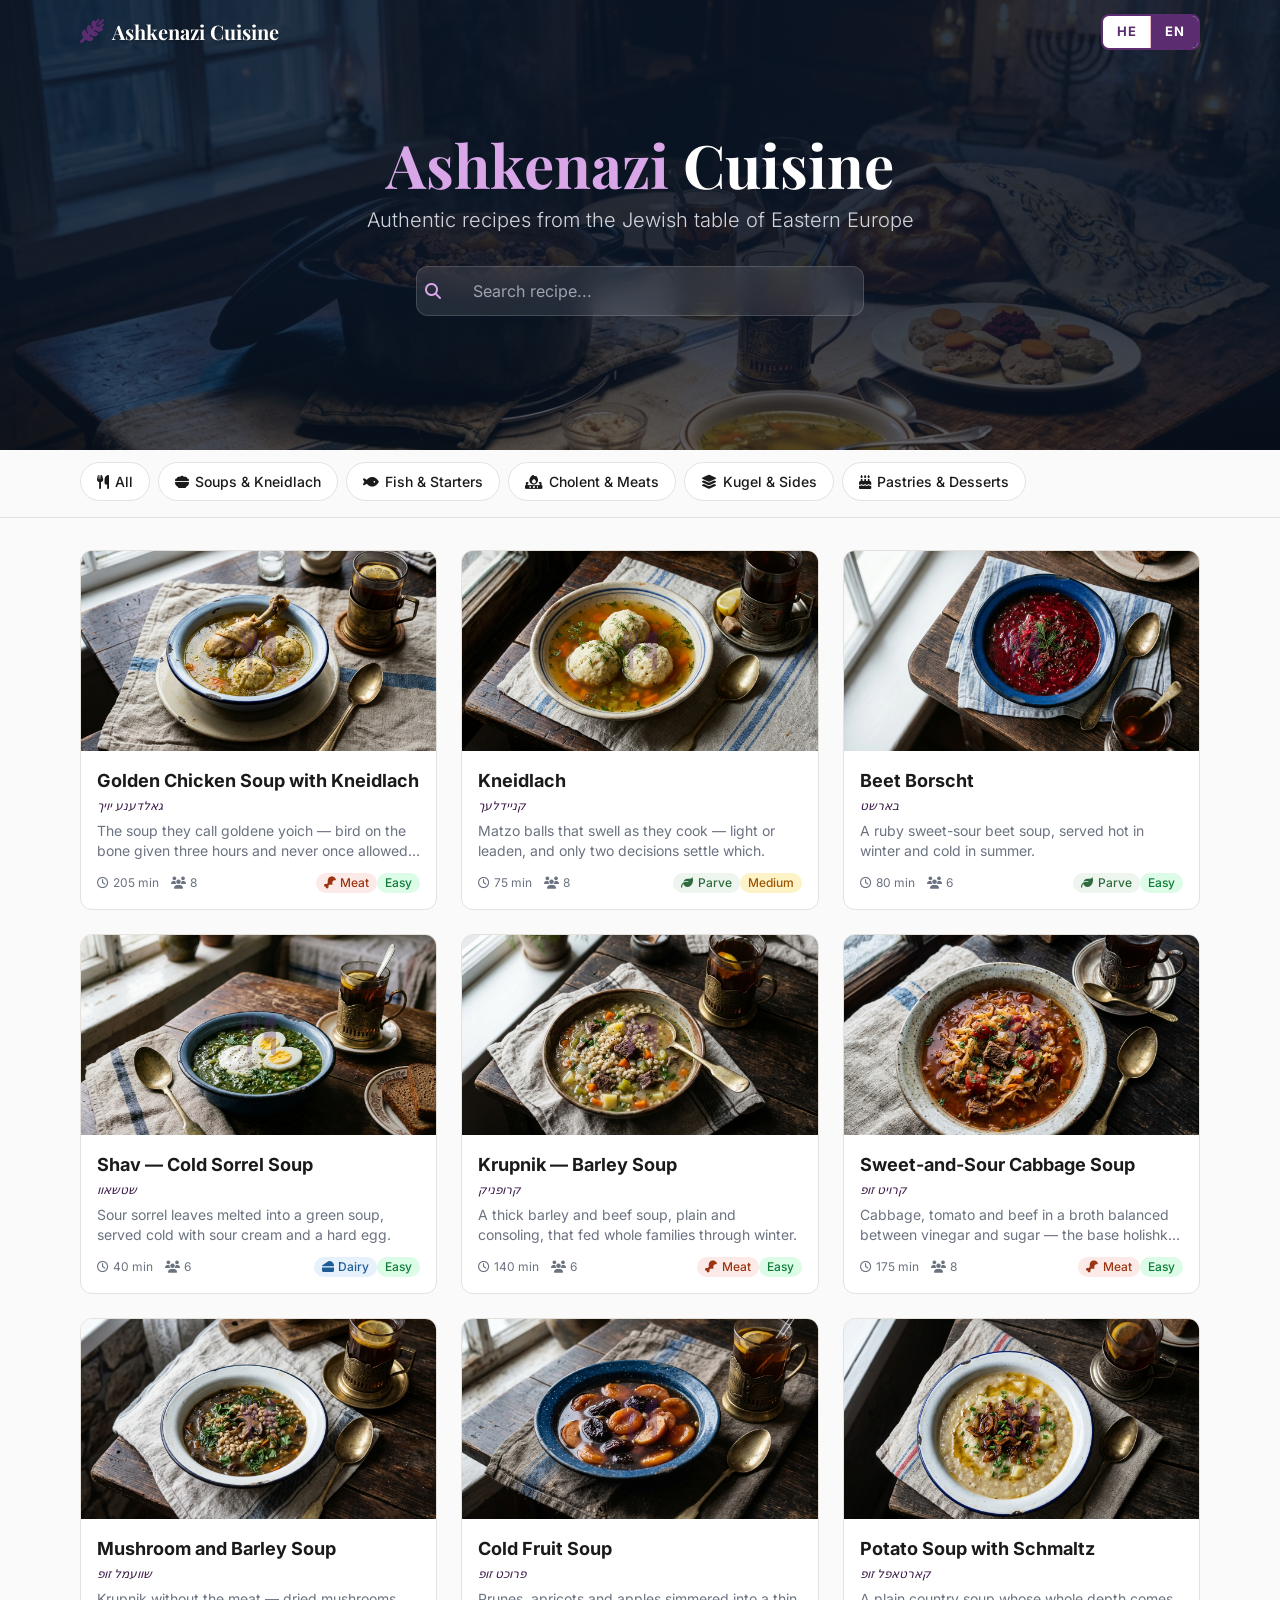
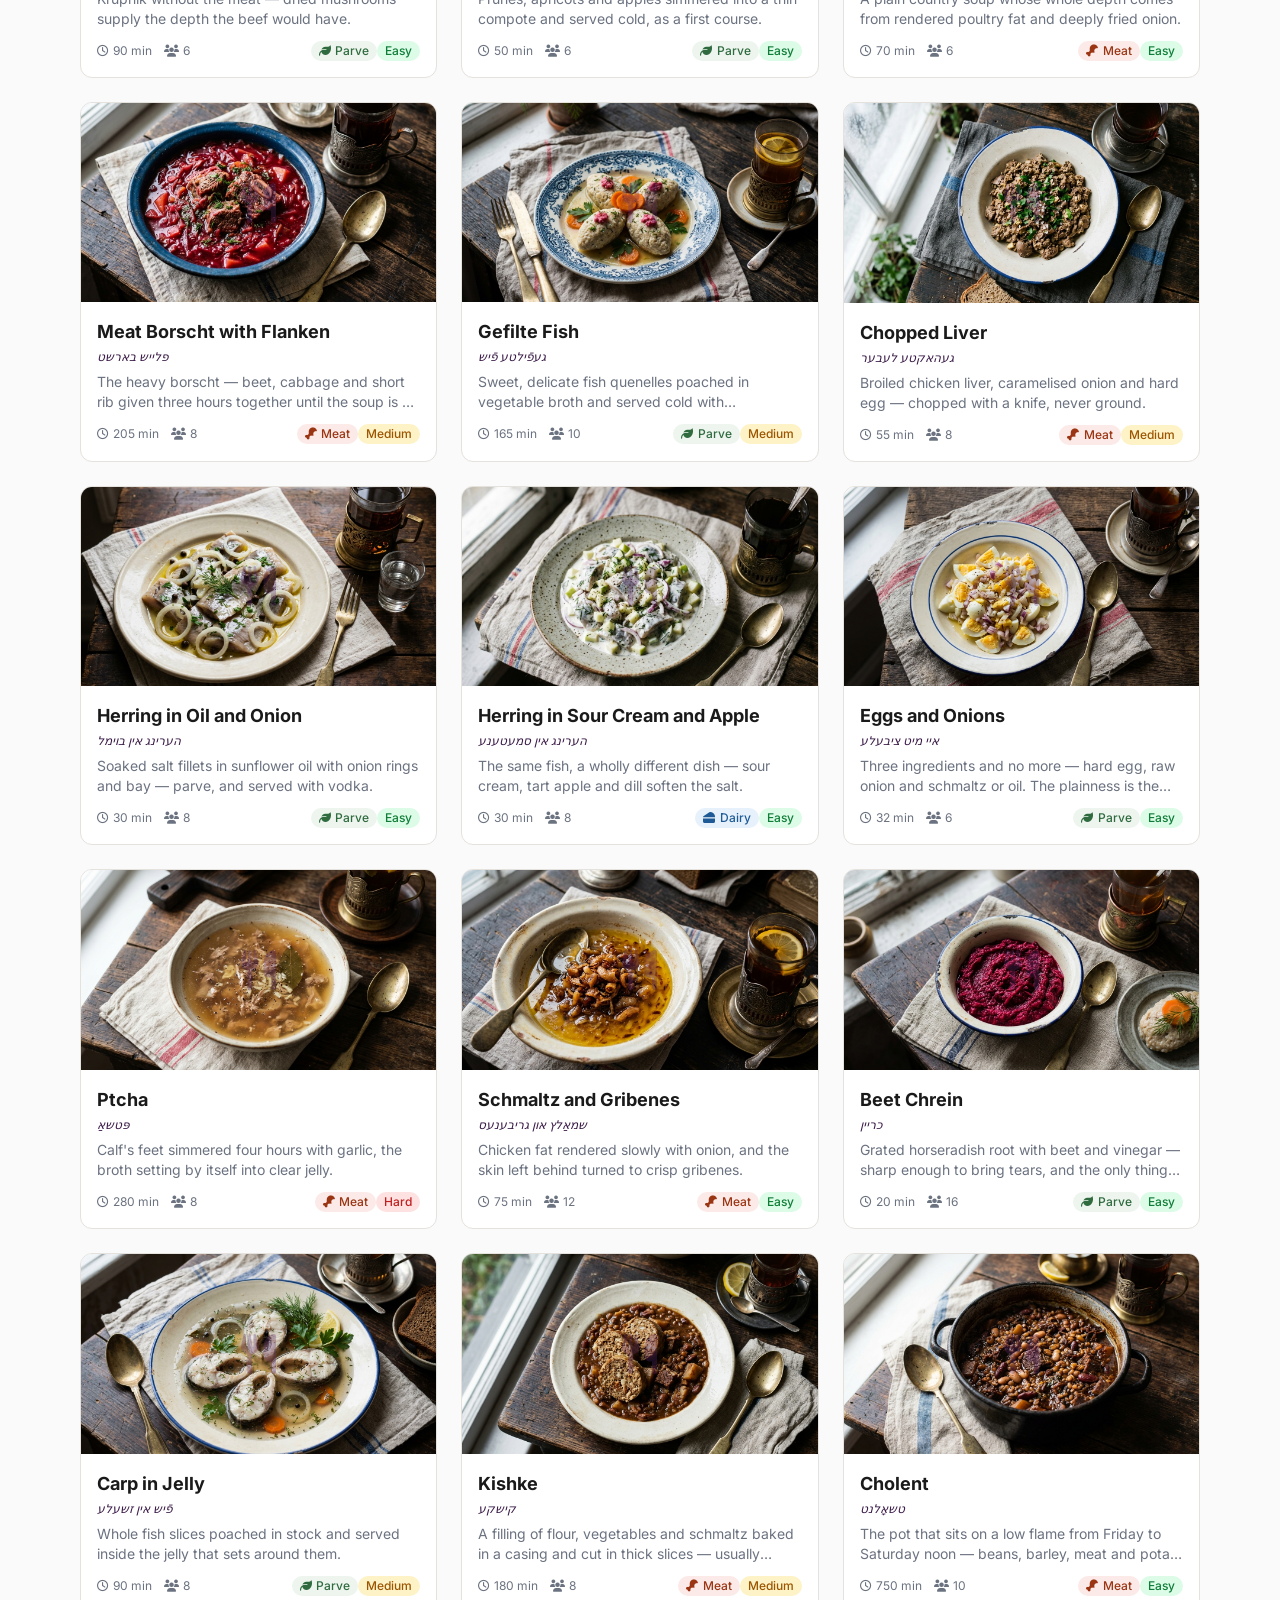
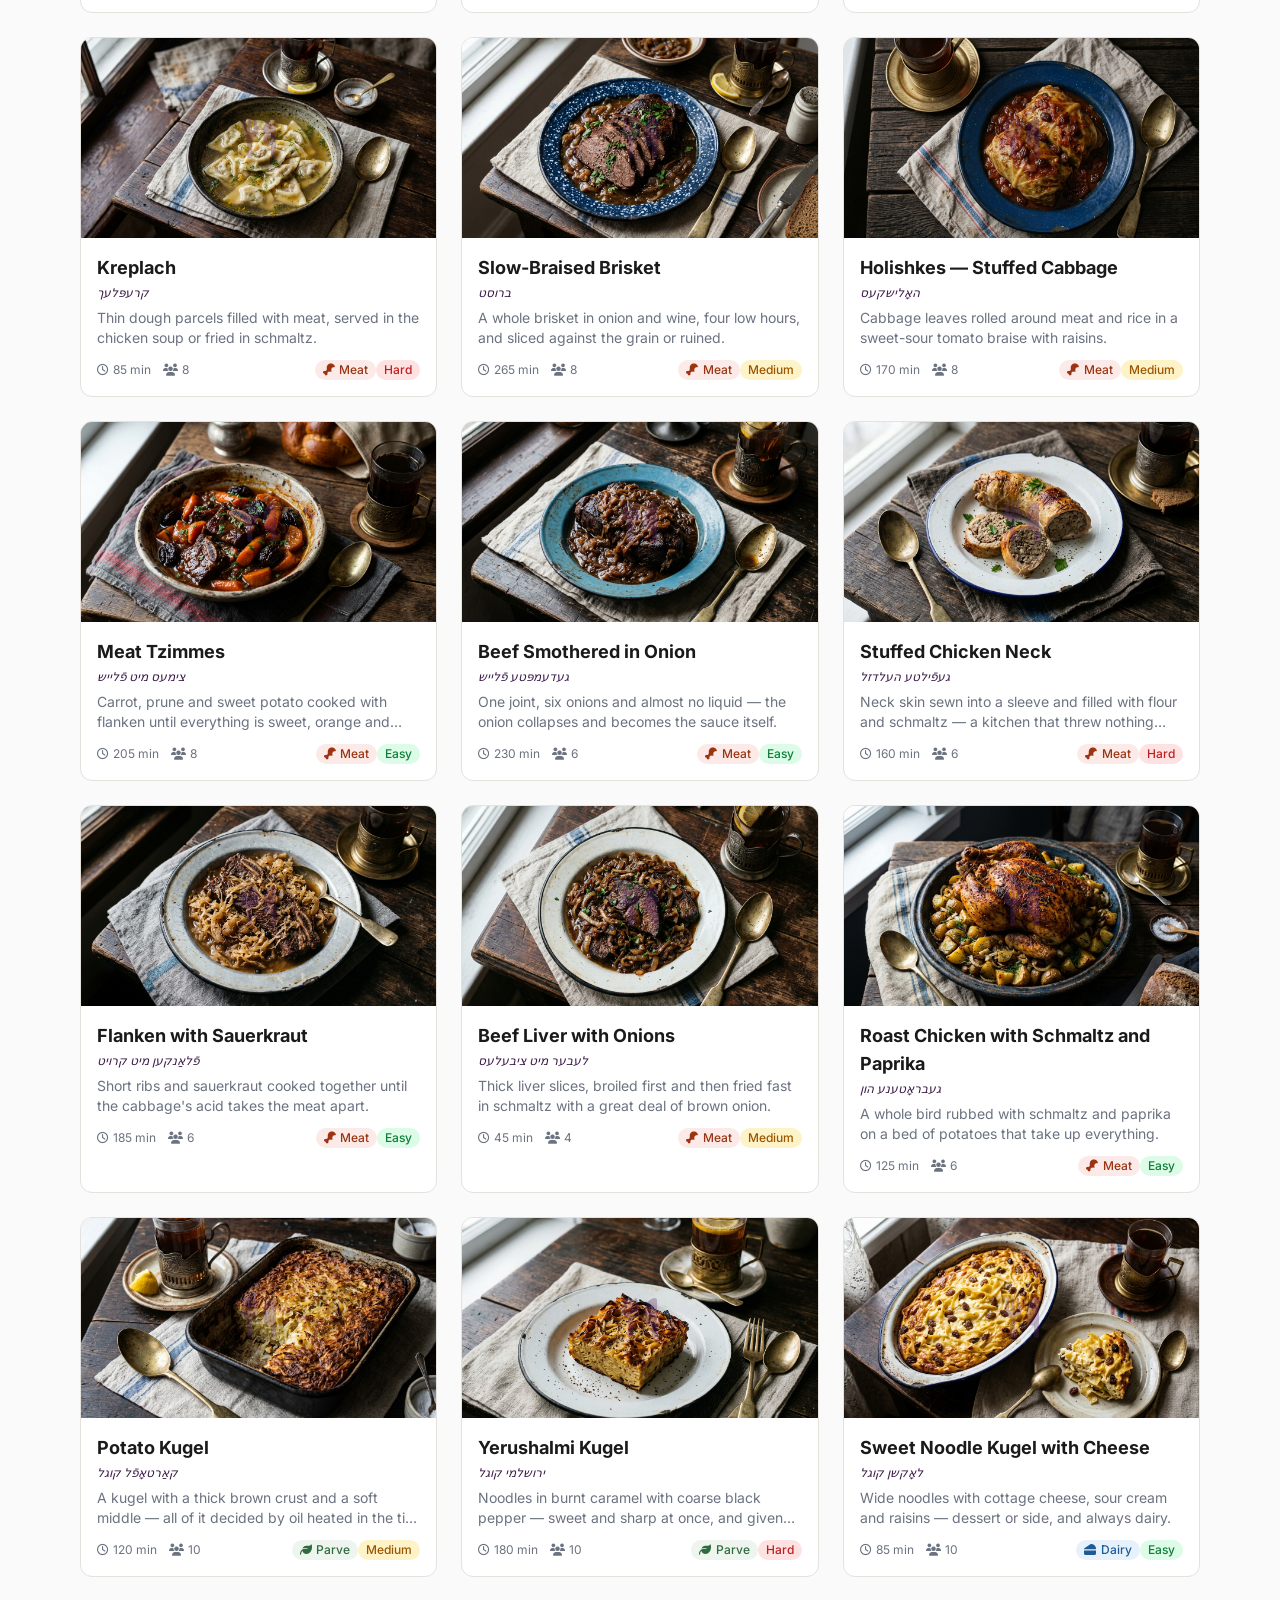
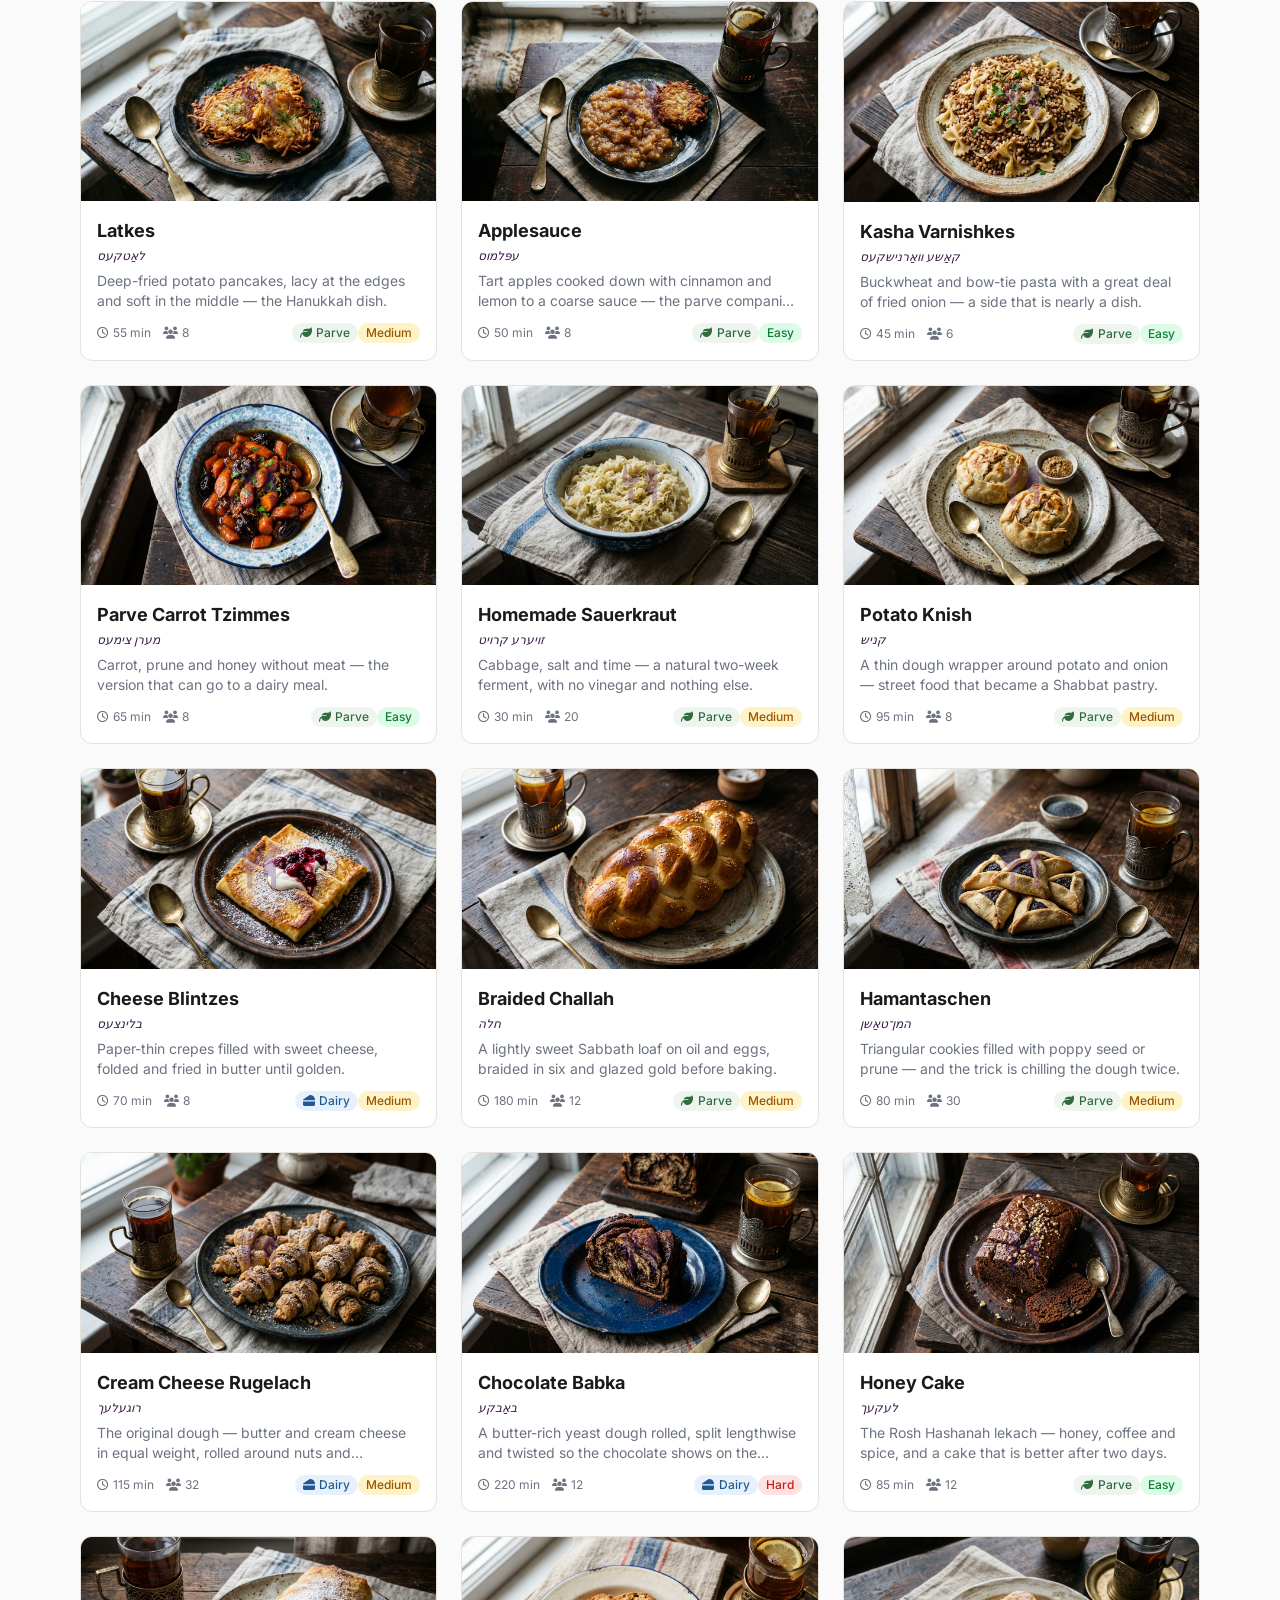
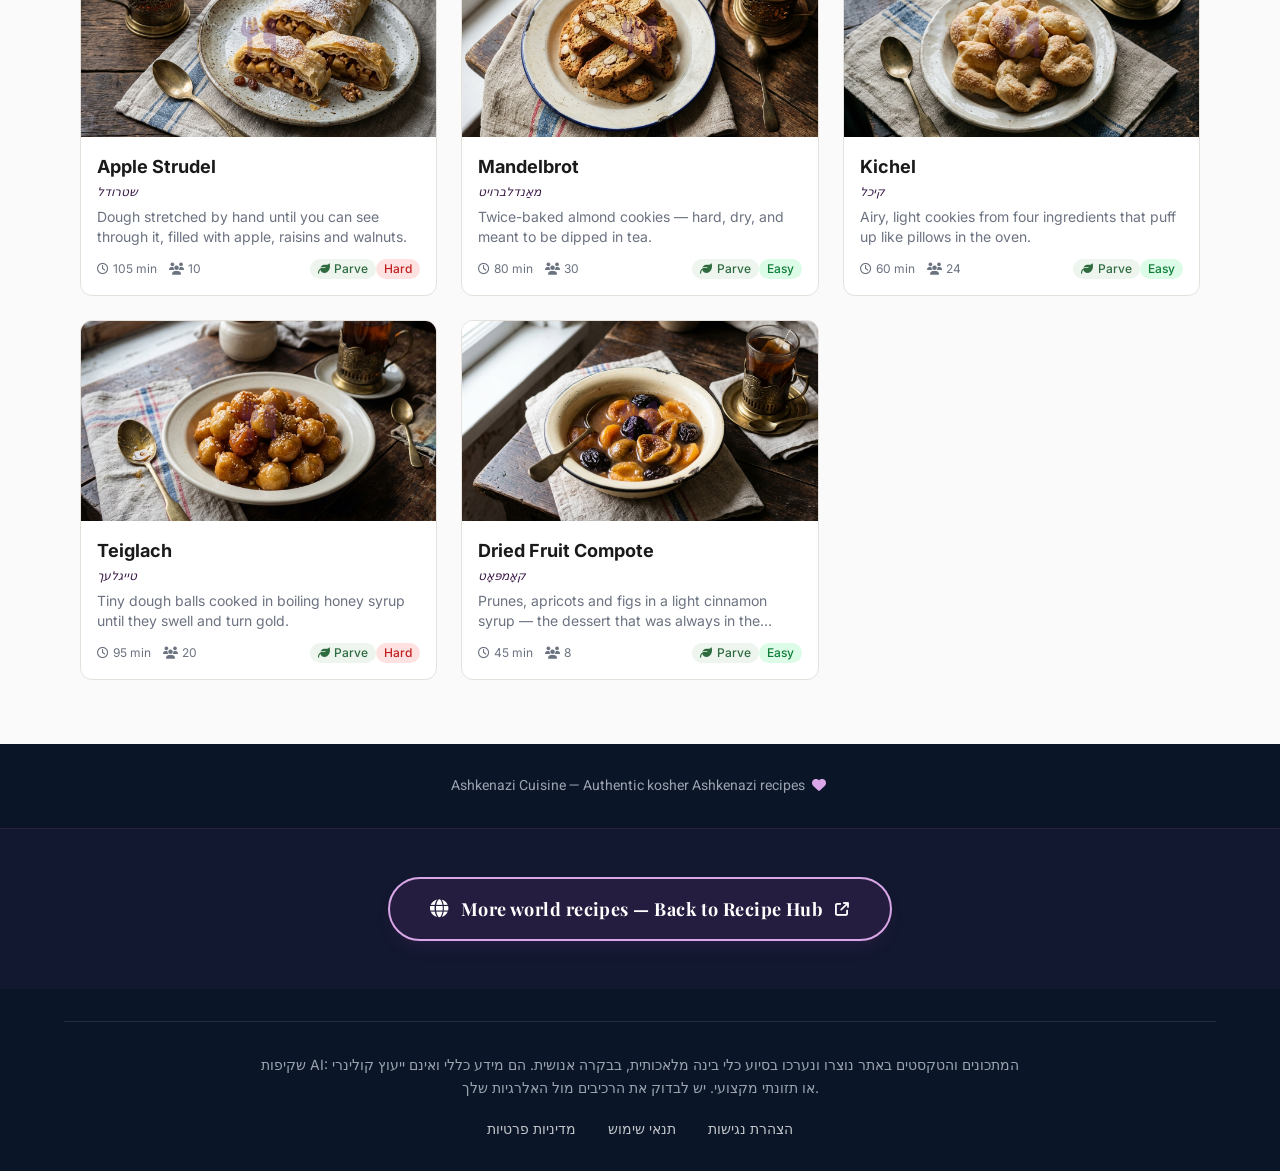
<file: index.html>
<!DOCTYPE html>
<html lang="he" dir="rtl">
<head>
    <meta charset="UTF-8">
    <meta name="viewport" content="width=device-width, initial-scale=1.0">
    <meta name="description" content="המטבח האשכנזי — מתכונים אותנטיים ממזרח אירופה, בעברית.">
    <meta property="og:title" content="המטבח האשכנזי">
    <meta property="og:description" content="מתכונים אותנטיים מהשולחן היהודי במזרח אירופה">
    <meta property="og:type" content="website">
    <!-- Security policy declared before any resource so it governs them all.
         style-src allows 'unsafe-inline' for Tailwind-generated styles only.
         frame-ancestors / X-Content-Type-Options need real headers, which
         GitHub Pages cannot set - see governance/risk-register.md -->
    <meta http-equiv="Content-Security-Policy" content="default-src 'self'; script-src 'self'; style-src 'self' 'unsafe-inline'; img-src 'self' data:; font-src 'self'; connect-src 'self'; base-uri 'self'; form-action 'self'">
    <meta name="referrer" content="strict-origin-when-cross-origin">

    <!-- Self-hosted assets: zero third-party requests. See governance/data-map.md -->
    <link rel="stylesheet" href="assets/css/tailwind.css">
    <link rel="stylesheet" href="assets/fonts/fonts.css">
    <link rel="stylesheet" href="assets/vendor/fontawesome/fontawesome.min.css">
    <link rel="icon" href="data:image/svg+xml,<svg xmlns='http://www.w3.org/2000/svg' viewBox='0 0 100 100'><text y='.9em' font-size='90'>🍲</text></svg>">
    <title>המטבח האשכנזי — מתכונים אותנטיים</title>

    <!-- Google Fonts -->
    <!-- Font Awesome -->
    <!-- Custom Styles -->
    <link rel="stylesheet" href="css/style.css">
</head>
<body class="bg-as-cream font-heebo text-as-charcoal min-h-screen">

    <a href="#main" class="skip-link" data-en="Skip to main content" data-he="דלג לתוכן העיקרי">דלג לתוכן העיקרי</a>

    <!-- Header -->
    <header id="app-header" class="fixed top-0 right-0 left-0 z-50 transition-all duration-200">
        <div class="max-w-6xl mx-auto px-4 h-16 md:h-18 flex items-center justify-between">
            <a href="#/" id="header-logo" class="flex items-center gap-2">
                <span class="text-as-primary text-2xl"><i class="fas fa-wheat-awn"></i></span>
                <span class="font-playfair font-bold text-lg md:text-xl text-as-charcoal">המטבח האשכנזי</span>
            </a>
            <div class="flex items-center gap-3">
                <!-- Language Switcher -->
                <div class="language-switcher">
                    <button class="lang-btn active" data-lang="he">HE</button>
                    <button class="lang-btn" data-lang="en">EN</button>
                </div>
                <!-- Back Button -->
                <button id="back-btn" class="hidden items-center gap-2 text-as-charcoal hover:text-as-primary transition-colors text-sm font-medium">
                    <span>חזרה למתכונים</span>
                    <i class="fas fa-arrow-left"></i>
                </button>
            </div>
        </div>
    </header>

    <!-- Main Content -->
    <main id="main">
        <!-- Home View -->
        <div id="home-view">
            <!-- Hero Section -->
            <section id="hero" class="home-hero relative flex items-center justify-center text-center overflow-hidden">
                <div class="relative z-10 px-4 w-full max-w-2xl mx-auto">
                    <h1 class="font-playfair text-4xl md:text-5xl lg:text-6xl font-bold text-white mb-3">
                        המטבח <span class="text-as-primary-light">האשכנזי</span>
                    </h1>
                    <p class="text-gray-300 text-lg md:text-xl mb-8 font-light">
                        מתכונים אותנטיים מהשולחן היהודי במזרח אירופה
                    </p>
                    <!-- Search Bar -->
                    <div class="relative max-w-md mx-auto">
                        <div class="glass-search flex items-center rounded-xl overflow-hidden">
                            <span class="pr-4 pl-2 text-as-primary-light"><i class="fas fa-search"></i></span>
                            <input
                                id="search-input"
                                type="text"
                                placeholder="חיפוש מתכון..."
                                class="w-full py-3 pl-4 bg-transparent text-white placeholder-gray-400 outline-none text-base"
                            >
                            <button id="search-clear" class="hidden pl-4 pr-2 text-gray-400 hover:text-white transition-colors">
                                <i class="fas fa-times"></i>
                            </button>
                        </div>
                    </div>
                </div>
            </section>

            <!-- Category Filters -->
            <section class="sticky top-16 md:top-18 z-40 bg-as-cream/95 backdrop-blur-sm border-b border-as-border">
                <div class="max-w-6xl mx-auto px-4 py-3">
                    <div id="category-filters" class="flex gap-2 overflow-x-auto pb-1 scrollbar-hide"></div>
                    <div id="result-count" class="text-as-text-secondary text-sm mt-2 hidden"></div>
                </div>
            </section>

            <!-- Recipe Grid -->
            <section class="max-w-6xl mx-auto px-4 py-8">
                <!-- Screen-reader-only: the cards below use h3, so the hierarchy
                     needs an h2 here. Hidden visually; the design is unchanged. -->
                <h2 class="sr-only-heading" data-en="Recipes" data-he="מתכונים">מתכונים</h2>
                <div id="recipe-grid" class="grid gap-6" style="grid-template-columns: repeat(auto-fill, minmax(300px, 1fr));"></div>

                <!-- Empty State -->
                <div id="empty-state" class="hidden text-center py-16">
                    <div class="text-6xl mb-4 text-as-primary opacity-50"><i class="fas fa-search"></i></div>
                    <h3 class="text-xl font-bold text-as-charcoal mb-2">לא נמצאו מתכונים</h3>
                    <p class="text-as-text-secondary mb-4">נסו לשנות את מילות החיפוש או לבחור קטגוריה אחרת</p>
                    <button id="clear-filters-btn" class="px-6 py-2 bg-as-primary text-white rounded-lg hover:bg-as-primary-dark transition-colors font-medium">
                        נקה חיפוש
                    </button>
                </div>

                <!-- Loading State -->
                <div id="loading-state" class="text-center py-16">
                    <div class="spinner mb-4"></div>
                    <p class="text-as-text-secondary">טוען מתכונים...</p>
                </div>
            </section>
        </div>

        <!-- Recipe Detail View -->
        <div id="recipe-view" class="hidden"></div>
    </main>

    <!-- Footer -->
    <footer class="bg-as-navy text-gray-400 py-8 mt-8">
        <div class="max-w-6xl mx-auto px-4 text-center">
            <p class="font-heebo text-sm">
                המטבח האשכנזי — מתכונים אותנטיים ממזרח אירופה, בעברית
                <span class="text-as-primary-light mx-1"><i class="fas fa-heart"></i></span>
            </p>
        </div>

        <!-- Back to Hub -->
        <div class="py-12 bg-as-primary/10 border-t border-as-primary/30 mt-8">
            <div class="max-w-6xl mx-auto px-4 text-center">
                <a href="https://robertog62.github.io/recipes-world-hub/" target="_blank" rel="noopener noreferrer"
                   class="inline-flex items-center gap-3 border-2 border-as-primary-light bg-as-primary/25 text-white font-playfair font-bold text-base md:text-lg px-10 py-4 rounded-full hover:bg-as-primary-light hover:text-as-navy transition-all duration-300 tracking-wide shadow-lg shadow-as-primary/20">
                    <i class="fa-solid fa-globe text-lg"></i>
                    <span>לעוד מתכוני עולם — חזרה לרכזת המתכונים</span>
                    <i class="fa-solid fa-arrow-up-right-from-square text-sm"></i>
                </a>
            </div>
        </div>

        <div class="max-w-6xl mx-auto px-4 text-center mt-8 pt-8 border-t border-white/10">
            <p class="text-sm leading-relaxed max-w-3xl mx-auto mb-5" class="text-white/75"
               data-en="AI transparency: the recipes and texts on this site were generated and edited with AI tools under human review. They are general guidance, not professional culinary or nutritional advice. Check ingredients against your own allergies."
               data-he="שקיפות AI: המתכונים והטקסטים באתר נוצרו ונערכו בסיוע כלי בינה מלאכותית, בבקרה אנושית. הם מידע כללי ואינם ייעוץ קולינרי או תזונתי מקצועי. יש לבדוק את הרכיבים מול האלרגיות שלך.">שקיפות AI: המתכונים והטקסטים באתר נוצרו ונערכו בסיוע כלי בינה מלאכותית, בבקרה אנושית. הם מידע כללי ואינם ייעוץ קולינרי או תזונתי מקצועי. יש לבדוק את הרכיבים מול האלרגיות שלך.</p>
            <div class="flex flex-wrap justify-center gap-x-8 gap-y-2 text-sm">
                <a href="privacy.html" class="text-white/75 hover:underline" data-en="Privacy Policy" data-he="מדיניות פרטיות">מדיניות פרטיות</a>
                <a href="terms.html" class="text-white/75 hover:underline" data-en="Terms of Use" data-he="תנאי שימוש">תנאי שימוש</a>
                <a href="accessibility.html" class="text-white/75 hover:underline" data-en="Accessibility" data-he="הצהרת נגישות">הצהרת נגישות</a>
            </div>
        </div>
    </footer>

    <!-- Scripts -->
    <!-- i18n must load first -->
    <script src="js/i18n.js"></script>
    <script src="js/data.js"></script>
    <script src="js/ui.js"></script>
    <script src="js/app.js"></script>
</body>
</html>
</file>
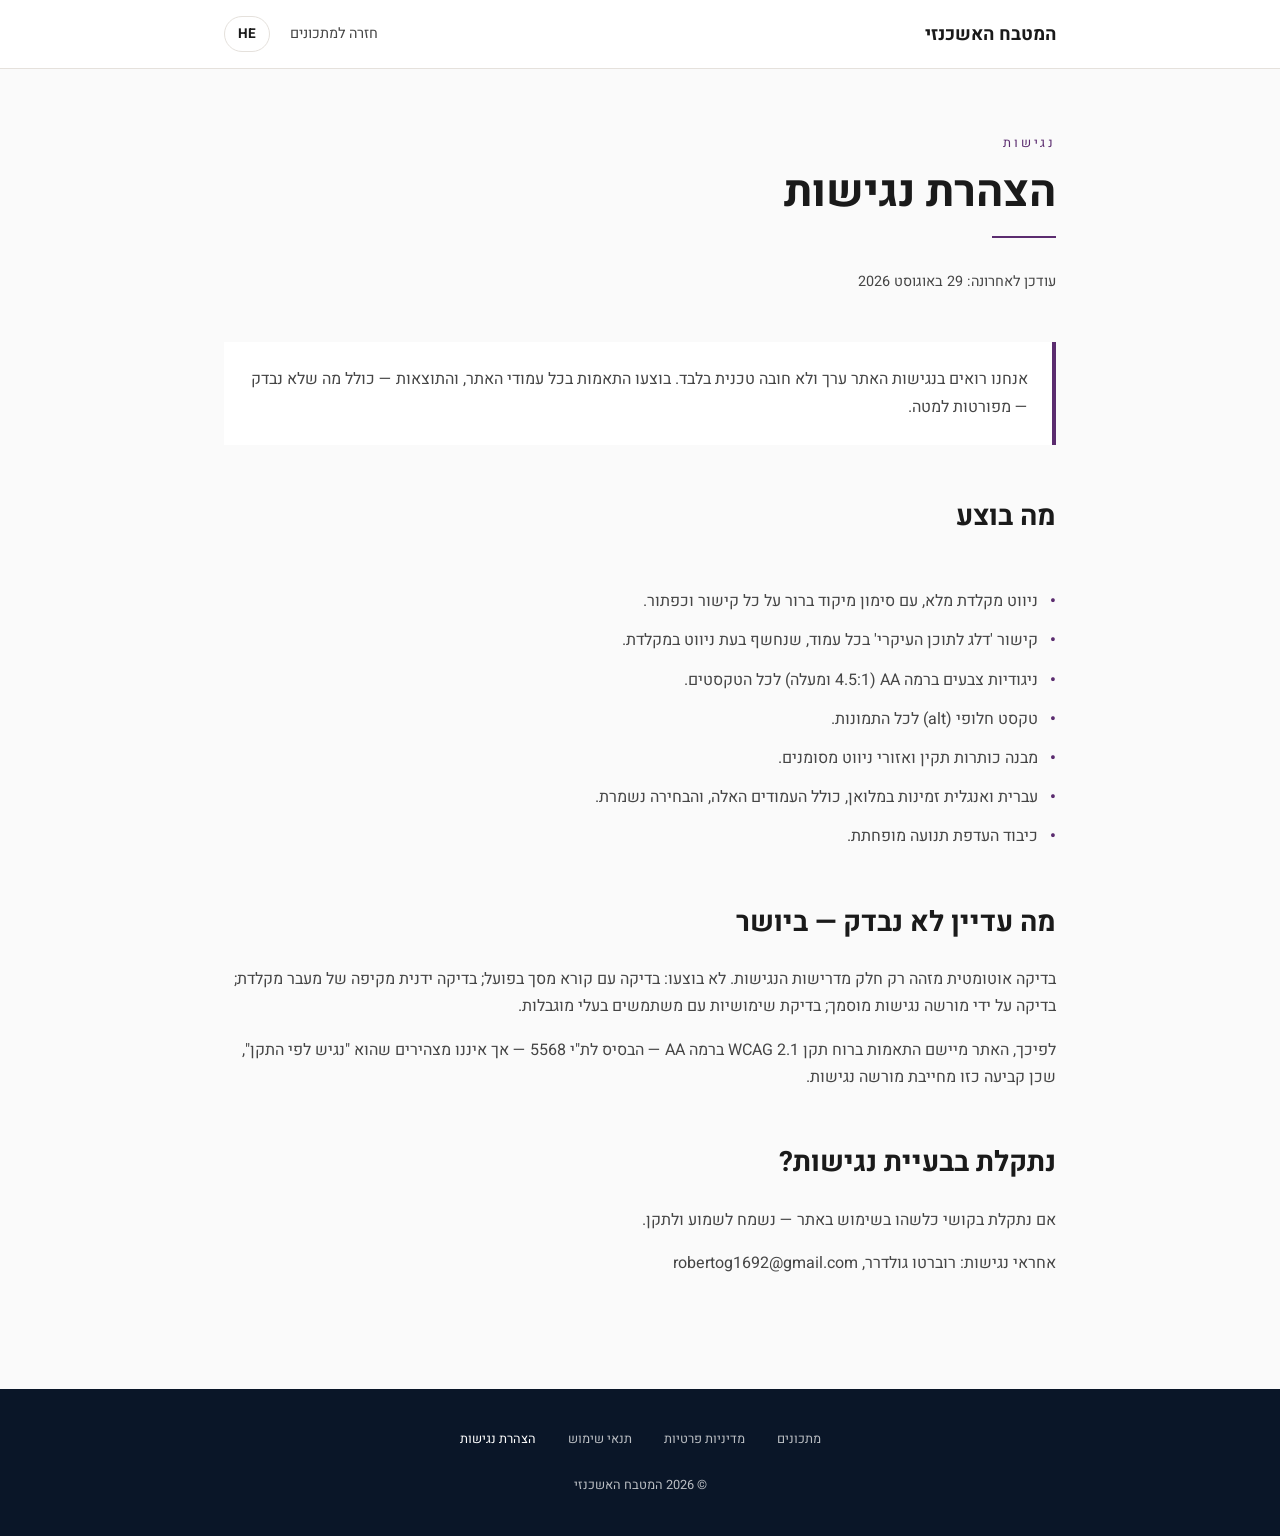
<file: accessibility.html>
<!DOCTYPE html>
<html lang="he" dir="rtl">
<head>
    <meta charset="UTF-8">
    <meta name="viewport" content="width=device-width, initial-scale=1.0">
    <title data-en="Accessibility Statement | Ashkenazi Cuisine" data-he="הצהרת נגישות | המטבח האשכנזי">הצהרת נגישות | המטבח האשכנזי</title>
    <meta name="description" content="הצהרת הנגישות של האתר — מה בוצע ומה לא נבדק.">
    <meta http-equiv="Content-Security-Policy" content="default-src 'self'; script-src 'self'; style-src 'self'; img-src 'self' data:; font-src 'self'; connect-src 'self'; base-uri 'self'; form-action 'self'">
    <meta name="referrer" content="strict-origin-when-cross-origin">
    <link rel="stylesheet" href="assets/fonts/fonts.css">
    <link rel="stylesheet" href="assets/css/policy.css">
</head>
<body class="p-body">

    <a href="#main" class="skip-link" data-en="Skip to main content" data-he="דלג לתוכן העיקרי">דלג לתוכן העיקרי</a>

    <nav class="p-nav" aria-label="ניווט">
        <div class="p-wrap p-nav-in">
            <a href="index.html" class="p-logo" data-en="Ashkenazi Cuisine" data-he="המטבח האשכנזי">המטבח האשכנזי</a>
            <div class="p-navlinks">
                <a href="index.html" class="p-back" data-en="Back to recipes" data-he="חזרה למתכונים">חזרה למתכונים</a>
                <button id="langToggle" type="button" class="p-langbtn"><span id="langLabel">HE</span></button>
            </div>
        </div>
    </nav>

    <main id="main">
        <div class="p-wrap">
            <p class="p-eyebrow" data-en="Accessibility" data-he="נגישות">נגישות</p>
            <h1 data-en="Accessibility Statement" data-he="הצהרת נגישות">הצהרת נגישות</h1>
            <div class="p-rule"></div>
            <p class="p-updated" data-en="Last updated: 29 August 2026" data-he="עודכן לאחרונה: 29 באוגוסט 2026">עודכן לאחרונה: 29 באוגוסט 2026</p>

        <div class="p-callout"><p data-en="Accessibility here is treated as something worth doing, not a box to tick. Adjustments were made across the site, and the results - including what was not tested - are set out below." data-he="אנחנו רואים בנגישות האתר ערך ולא חובה טכנית בלבד. בוצעו התאמות בכל עמודי האתר, והתוצאות — כולל מה שלא נבדק — מפורטות למטה.">Accessibility here is treated as something worth doing, not a box to tick. Adjustments were made across the site, and the results - including what was not tested - are set out below.</p></div>
        <section>
            <h2 data-en="What was done" data-he="מה בוצע">What was done</h2>
        </section>
        <ul class="p-list">
            <li><span data-en="Full keyboard navigation, with a clear focus indicator on every link and button." data-he="ניווט מקלדת מלא, עם סימון מיקוד ברור על כל קישור וכפתור.">Full keyboard navigation, with a clear focus indicator on every link and button.</span></li>
            <li><span data-en="A 'skip to main content' link on every page, revealed on keyboard focus." data-he="קישור 'דלג לתוכן העיקרי' בכל עמוד, שנחשף בעת ניווט במקלדת.">A 'skip to main content' link on every page, revealed on keyboard focus.</span></li>
            <li><span data-en="Colour contrast at AA level (4.5:1 or better) for all text." data-he="ניגודיות צבעים ברמה AA (4.5:1 ומעלה) לכל הטקסטים.">Colour contrast at AA level (4.5:1 or better) for all text.</span></li>
            <li><span data-en="Alt text on every image." data-he="טקסט חלופי (alt) לכל התמונות.">Alt text on every image.</span></li>
            <li><span data-en="Correct heading hierarchy and landmark regions." data-he="מבנה כותרות תקין ואזורי ניווט מסומנים.">Correct heading hierarchy and landmark regions.</span></li>
            <li><span data-en="Hebrew and English are both fully available, including these pages, and the choice is remembered." data-he="עברית ואנגלית זמינות במלואן, כולל העמודים האלה, והבחירה נשמרת.">Hebrew and English are both fully available, including these pages, and the choice is remembered.</span></li>
            <li><span data-en="Reduced-motion preference is honoured." data-he="כיבוד העדפת תנועה מופחתת.">Reduced-motion preference is honoured.</span></li>
        </ul>
        <section>
            <h2 data-en="What has not been tested - stated honestly" data-he="מה עדיין לא נבדק — ביושר">What has not been tested - stated honestly</h2>
            <p data-en="Automated testing covers only part of the accessibility requirements. Not done: testing with an actual screen reader; a full manual keyboard walkthrough; review by a certified accessibility professional; usability testing with disabled users." data-he="בדיקה אוטומטית מזהה רק חלק מדרישות הנגישות. לא בוצעו: בדיקה עם קורא מסך בפועל; בדיקה ידנית מקיפה של מעבר מקלדת; בדיקה על ידי מורשה נגישות מוסמך; בדיקת שימושיות עם משתמשים בעלי מוגבלות.">Automated testing covers only part of the accessibility requirements. Not done: testing with an actual screen reader; a full manual keyboard walkthrough; review by a certified accessibility professional; usability testing with disabled users.</p>
            <p data-en="Accordingly, the site applies adjustments in the spirit of WCAG 2.1 level AA - the basis for Israeli standard 5568 - but we do not state that it 'conforms to the standard', because that requires a certified accessibility professional." data-he="לפיכך, האתר מיישם התאמות ברוח תקן WCAG 2.1 ברמה AA — הבסיס לת&quot;י 5568 — אך איננו מצהירים שהוא &quot;נגיש לפי התקן&quot;, שכן קביעה כזו מחייבת מורשה נגישות.">Accordingly, the site applies adjustments in the spirit of WCAG 2.1 level AA - the basis for Israeli standard 5568 - but we do not state that it 'conforms to the standard', because that requires a certified accessibility professional.</p>
        </section>
        <section>
            <h2 data-en="Found a problem?" data-he="נתקלת בבעיית נגישות?">Found a problem?</h2>
            <p data-en="If anything here was hard to use, we would like to hear about it and fix it." data-he="אם נתקלת בקושי כלשהו בשימוש באתר — נשמח לשמוע ולתקן.">If anything here was hard to use, we would like to hear about it and fix it.</p>
            <p data-en="Accessibility contact: Roberto Goldreer, robertog1692@gmail.com" data-he="אחראי נגישות: רוברטו גולדרר, robertog1692@gmail.com">Accessibility contact: Roberto Goldreer, robertog1692@gmail.com</p>
        </section>

        </div>
    </main>

    <footer class="p-footer">
        <div class="p-wrap">
            <div class="p-footer-links">
                <a href="index.html" data-en="Recipes" data-he="מתכונים">מתכונים</a>
                <a href="privacy.html" data-en="Privacy Policy" data-he="מדיניות פרטיות">מדיניות פרטיות</a>
                <a href="terms.html" data-en="Terms of Use" data-he="תנאי שימוש">תנאי שימוש</a>
                <a href="accessibility.html" aria-current="page" data-en="Accessibility" data-he="הצהרת נגישות">הצהרת נגישות</a>
            </div>
            <p class="p-copy">&copy; 2026 המטבח האשכנזי</p>
        </div>
    </footer>

    <script src="assets/js/policy.js"></script>
</body>
</html>
</file>
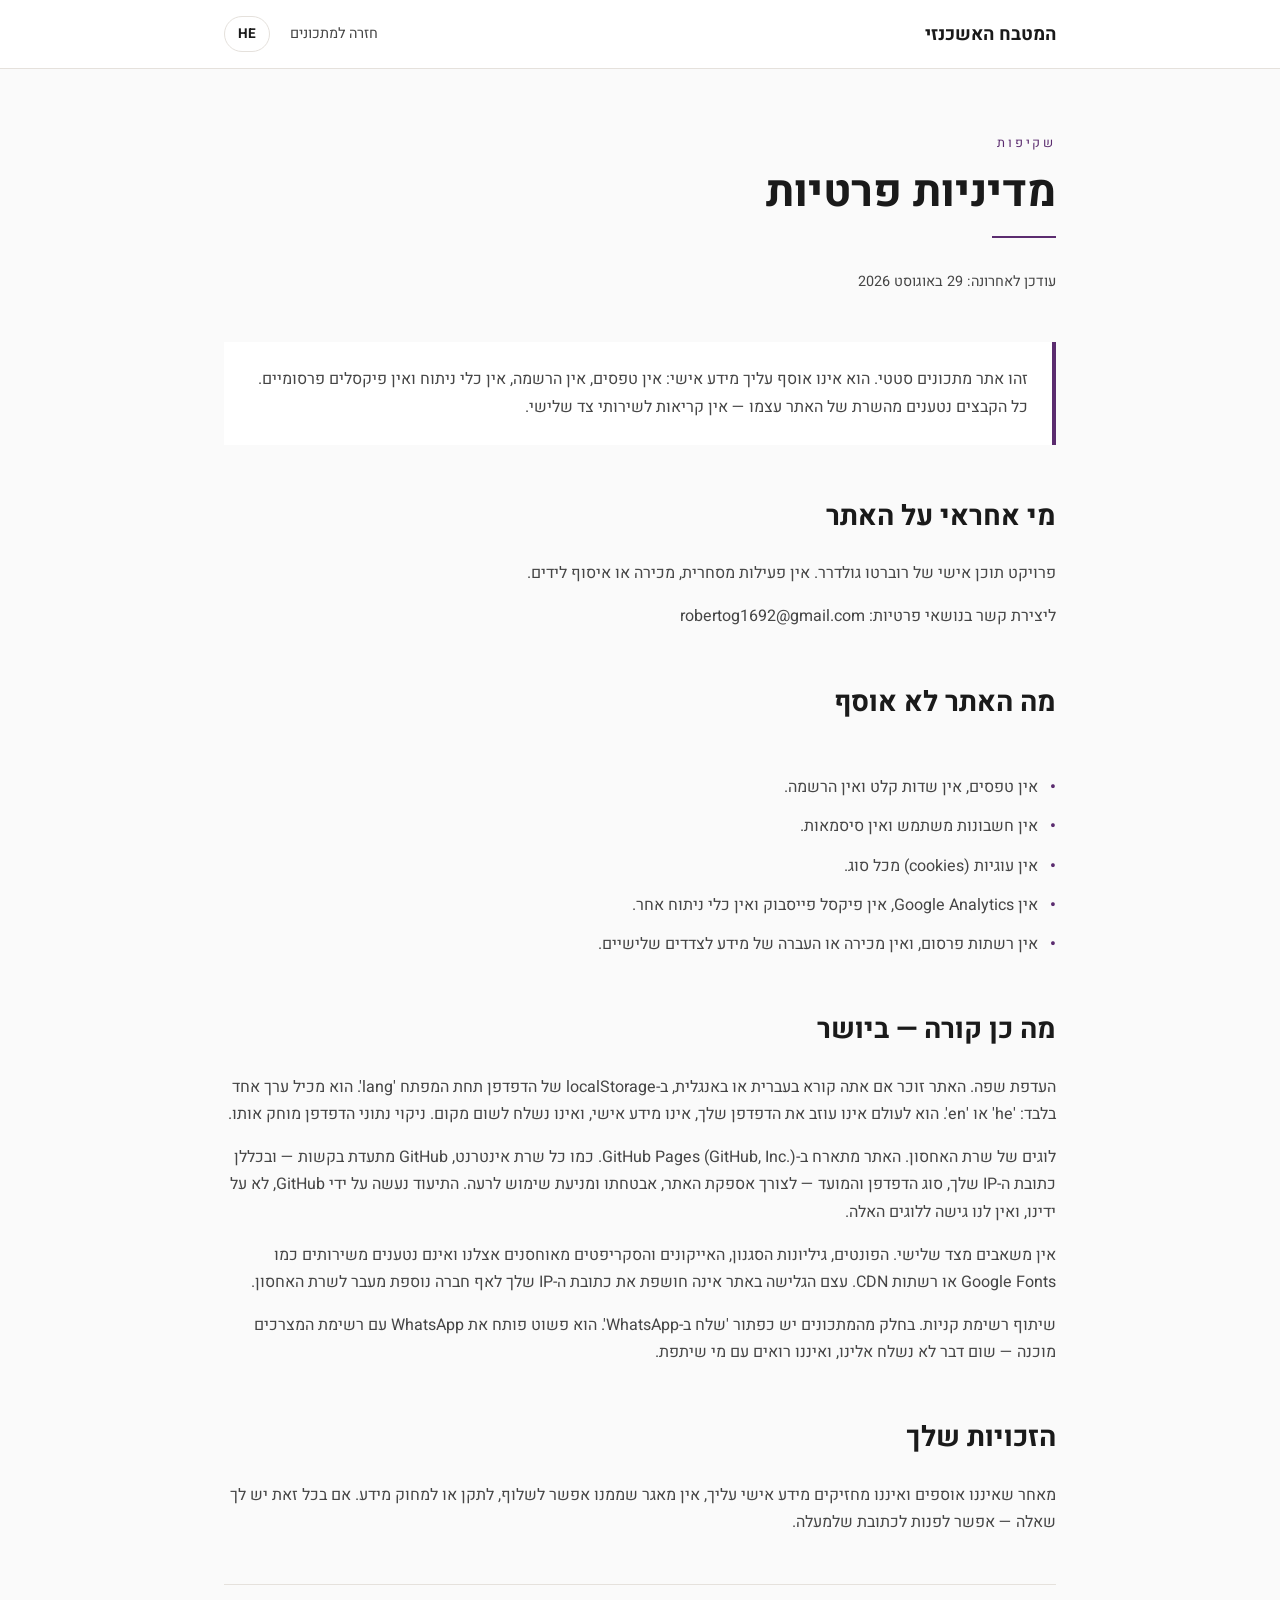
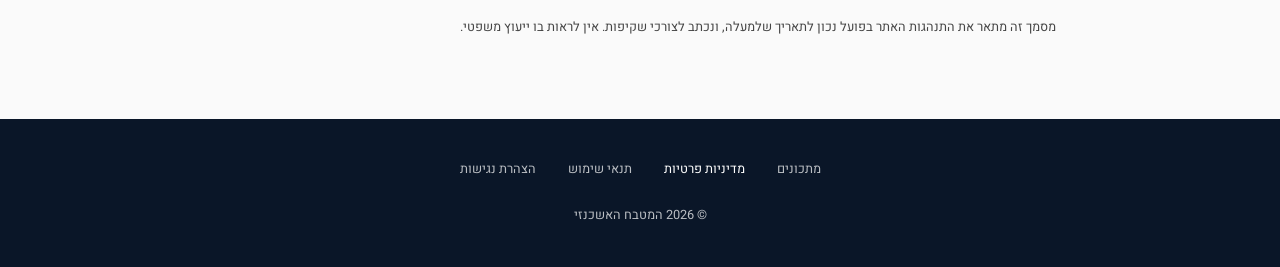
<file: privacy.html>
<!DOCTYPE html>
<html lang="he" dir="rtl">
<head>
    <meta charset="UTF-8">
    <meta name="viewport" content="width=device-width, initial-scale=1.0">
    <title data-en="Privacy Policy | Ashkenazi Cuisine" data-he="מדיניות פרטיות | המטבח האשכנזי">מדיניות פרטיות | המטבח האשכנזי</title>
    <meta name="description" content="מדיניות הפרטיות של האתר — מה נאסף ומה לא.">
    <meta http-equiv="Content-Security-Policy" content="default-src 'self'; script-src 'self'; style-src 'self'; img-src 'self' data:; font-src 'self'; connect-src 'self'; base-uri 'self'; form-action 'self'">
    <meta name="referrer" content="strict-origin-when-cross-origin">
    <link rel="stylesheet" href="assets/fonts/fonts.css">
    <link rel="stylesheet" href="assets/css/policy.css">
</head>
<body class="p-body">

    <a href="#main" class="skip-link" data-en="Skip to main content" data-he="דלג לתוכן העיקרי">דלג לתוכן העיקרי</a>

    <nav class="p-nav" aria-label="ניווט">
        <div class="p-wrap p-nav-in">
            <a href="index.html" class="p-logo" data-en="Ashkenazi Cuisine" data-he="המטבח האשכנזי">המטבח האשכנזי</a>
            <div class="p-navlinks">
                <a href="index.html" class="p-back" data-en="Back to recipes" data-he="חזרה למתכונים">חזרה למתכונים</a>
                <button id="langToggle" type="button" class="p-langbtn"><span id="langLabel">HE</span></button>
            </div>
        </div>
    </nav>

    <main id="main">
        <div class="p-wrap">
            <p class="p-eyebrow" data-en="Transparency" data-he="שקיפות">שקיפות</p>
            <h1 data-en="Privacy Policy" data-he="מדיניות פרטיות">מדיניות פרטיות</h1>
            <div class="p-rule"></div>
            <p class="p-updated" data-en="Last updated: 29 August 2026" data-he="עודכן לאחרונה: 29 באוגוסט 2026">עודכן לאחרונה: 29 באוגוסט 2026</p>

        <div class="p-callout"><p data-en="This is a static recipe site. It does not collect personal information about you: no forms, no sign-up, no analytics, no advertising pixels. Every file loads from this site's own server - there are no third-party requests." data-he="זהו אתר מתכונים סטטי. הוא אינו אוסף עליך מידע אישי: אין טפסים, אין הרשמה, אין כלי ניתוח ואין פיקסלים פרסומיים. כל הקבצים נטענים מהשרת של האתר עצמו — אין קריאות לשירותי צד שלישי.">This is a static recipe site. It does not collect personal information about you: no forms, no sign-up, no analytics, no advertising pixels. Every file loads from this site's own server - there are no third-party requests.</p></div>
        <section>
            <h2 data-en="Who runs this site" data-he="מי אחראי על האתר">Who runs this site</h2>
            <p data-en="A personal content project by Roberto Goldreer. No commerce, no sales, no lead collection." data-he="פרויקט תוכן אישי של רוברטו גולדרר. אין פעילות מסחרית, מכירה או איסוף לידים.">A personal content project by Roberto Goldreer. No commerce, no sales, no lead collection.</p>
            <p data-en="Privacy contact: robertog1692@gmail.com" data-he="ליצירת קשר בנושאי פרטיות: robertog1692@gmail.com">Privacy contact: robertog1692@gmail.com</p>
        </section>
        <section>
            <h2 data-en="What this site does not collect" data-he="מה האתר לא אוסף">What this site does not collect</h2>
        </section>
        <ul class="p-list">
            <li><span data-en="No forms, no input fields and no registration." data-he="אין טפסים, אין שדות קלט ואין הרשמה.">No forms, no input fields and no registration.</span></li>
            <li><span data-en="No user accounts and no passwords." data-he="אין חשבונות משתמש ואין סיסמאות.">No user accounts and no passwords.</span></li>
            <li><span data-en="No cookies of any kind." data-he="אין עוגיות (cookies) מכל סוג.">No cookies of any kind.</span></li>
            <li><span data-en="No Google Analytics, no Facebook pixel, no other analytics tool." data-he="אין Google Analytics, אין פיקסל פייסבוק ואין כלי ניתוח אחר.">No Google Analytics, no Facebook pixel, no other analytics tool.</span></li>
            <li><span data-en="No advertising networks, and no sale or sharing of data with third parties." data-he="אין רשתות פרסום, ואין מכירה או העברה של מידע לצדדים שלישיים.">No advertising networks, and no sale or sharing of data with third parties.</span></li>
        </ul>
        <section>
            <h2 data-en="What does happen - stated plainly" data-he="מה כן קורה — ביושר">What does happen - stated plainly</h2>
            <p data-en="Language preference. The site remembers whether you are reading in Hebrew or English, in your browser's localStorage under the key 'lang'. It holds one value: 'he' or 'en'. It never leaves your browser, it is not personal information, and it is not sent anywhere. Clearing your browser data removes it." data-he="העדפת שפה. האתר זוכר אם אתה קורא בעברית או באנגלית, ב-localStorage של הדפדפן תחת המפתח 'lang'. הוא מכיל ערך אחד בלבד: 'he' או 'en'. הוא לעולם אינו עוזב את הדפדפן שלך, אינו מידע אישי, ואינו נשלח לשום מקום. ניקוי נתוני הדפדפן מוחק אותו.">Language preference. The site remembers whether you are reading in Hebrew or English, in your browser's localStorage under the key 'lang'. It holds one value: 'he' or 'en'. It never leaves your browser, it is not personal information, and it is not sent anywhere. Clearing your browser data removes it.</p>
            <p data-en="Hosting logs. The site is hosted on GitHub Pages (GitHub, Inc.). Like any web server, GitHub records requests - including your IP address, browser type and time - to serve the site, secure it and prevent abuse. That logging is done by GitHub, not by us, and we have no access to those logs." data-he="לוגים של שרת האחסון. האתר מתארח ב-GitHub Pages (GitHub, Inc.). כמו כל שרת אינטרנט, GitHub מתעדת בקשות — ובכללן כתובת ה-IP שלך, סוג הדפדפן והמועד — לצורך אספקת האתר, אבטחתו ומניעת שימוש לרעה. התיעוד נעשה על ידי GitHub, לא על ידינו, ואין לנו גישה ללוגים האלה.">Hosting logs. The site is hosted on GitHub Pages (GitHub, Inc.). Like any web server, GitHub records requests - including your IP address, browser type and time - to serve the site, secure it and prevent abuse. That logging is done by GitHub, not by us, and we have no access to those logs.</p>
            <p data-en="No third-party resources. Fonts, stylesheets, icons and scripts are all stored here and are not loaded from services such as Google Fonts or a CDN. Simply browsing this site does not expose your IP address to any company beyond the host." data-he="אין משאבים מצד שלישי. הפונטים, גיליונות הסגנון, האייקונים והסקריפטים מאוחסנים אצלנו ואינם נטענים משירותים כמו Google Fonts או רשתות CDN. עצם הגלישה באתר אינה חושפת את כתובת ה-IP שלך לאף חברה נוספת מעבר לשרת האחסון.">No third-party resources. Fonts, stylesheets, icons and scripts are all stored here and are not loaded from services such as Google Fonts or a CDN. Simply browsing this site does not expose your IP address to any company beyond the host.</p>
            <p data-en="Sharing a shopping list. Some recipes offer a 'send by WhatsApp' button. It simply opens WhatsApp with the ingredient list ready - nothing is sent to us, and we do not see who you shared it with." data-he="שיתוף רשימת קניות. בחלק מהמתכונים יש כפתור 'שלח ב-WhatsApp'. הוא פשוט פותח את WhatsApp עם רשימת המצרכים מוכנה — שום דבר לא נשלח אלינו, ואיננו רואים עם מי שיתפת.">Sharing a shopping list. Some recipes offer a 'send by WhatsApp' button. It simply opens WhatsApp with the ingredient list ready - nothing is sent to us, and we do not see who you shared it with.</p>
        </section>
        <section>
            <h2 data-en="Your rights" data-he="הזכויות שלך">Your rights</h2>
            <p data-en="Because we do not collect or hold personal data about you, there is no record to retrieve, correct or delete. If you still have a question, write to the address above." data-he="מאחר שאיננו אוספים ואיננו מחזיקים מידע אישי עליך, אין מאגר שממנו אפשר לשלוף, לתקן או למחוק מידע. אם בכל זאת יש לך שאלה — אפשר לפנות לכתובת שלמעלה.">Because we do not collect or hold personal data about you, there is no record to retrieve, correct or delete. If you still have a question, write to the address above.</p>
        </section>
        <div class="p-note"><p data-en="This document describes how the site actually behaves as of the date above, and is written for transparency. It is not legal advice." data-he="מסמך זה מתאר את התנהגות האתר בפועל נכון לתאריך שלמעלה, ונכתב לצורכי שקיפות. אין לראות בו ייעוץ משפטי.">This document describes how the site actually behaves as of the date above, and is written for transparency. It is not legal advice.</p></div>

        </div>
    </main>

    <footer class="p-footer">
        <div class="p-wrap">
            <div class="p-footer-links">
                <a href="index.html" data-en="Recipes" data-he="מתכונים">מתכונים</a>
                <a href="privacy.html" aria-current="page" data-en="Privacy Policy" data-he="מדיניות פרטיות">מדיניות פרטיות</a>
                <a href="terms.html" data-en="Terms of Use" data-he="תנאי שימוש">תנאי שימוש</a>
                <a href="accessibility.html" data-en="Accessibility" data-he="הצהרת נגישות">הצהרת נגישות</a>
            </div>
            <p class="p-copy">&copy; 2026 המטבח האשכנזי</p>
        </div>
    </footer>

    <script src="assets/js/policy.js"></script>
</body>
</html>
</file>
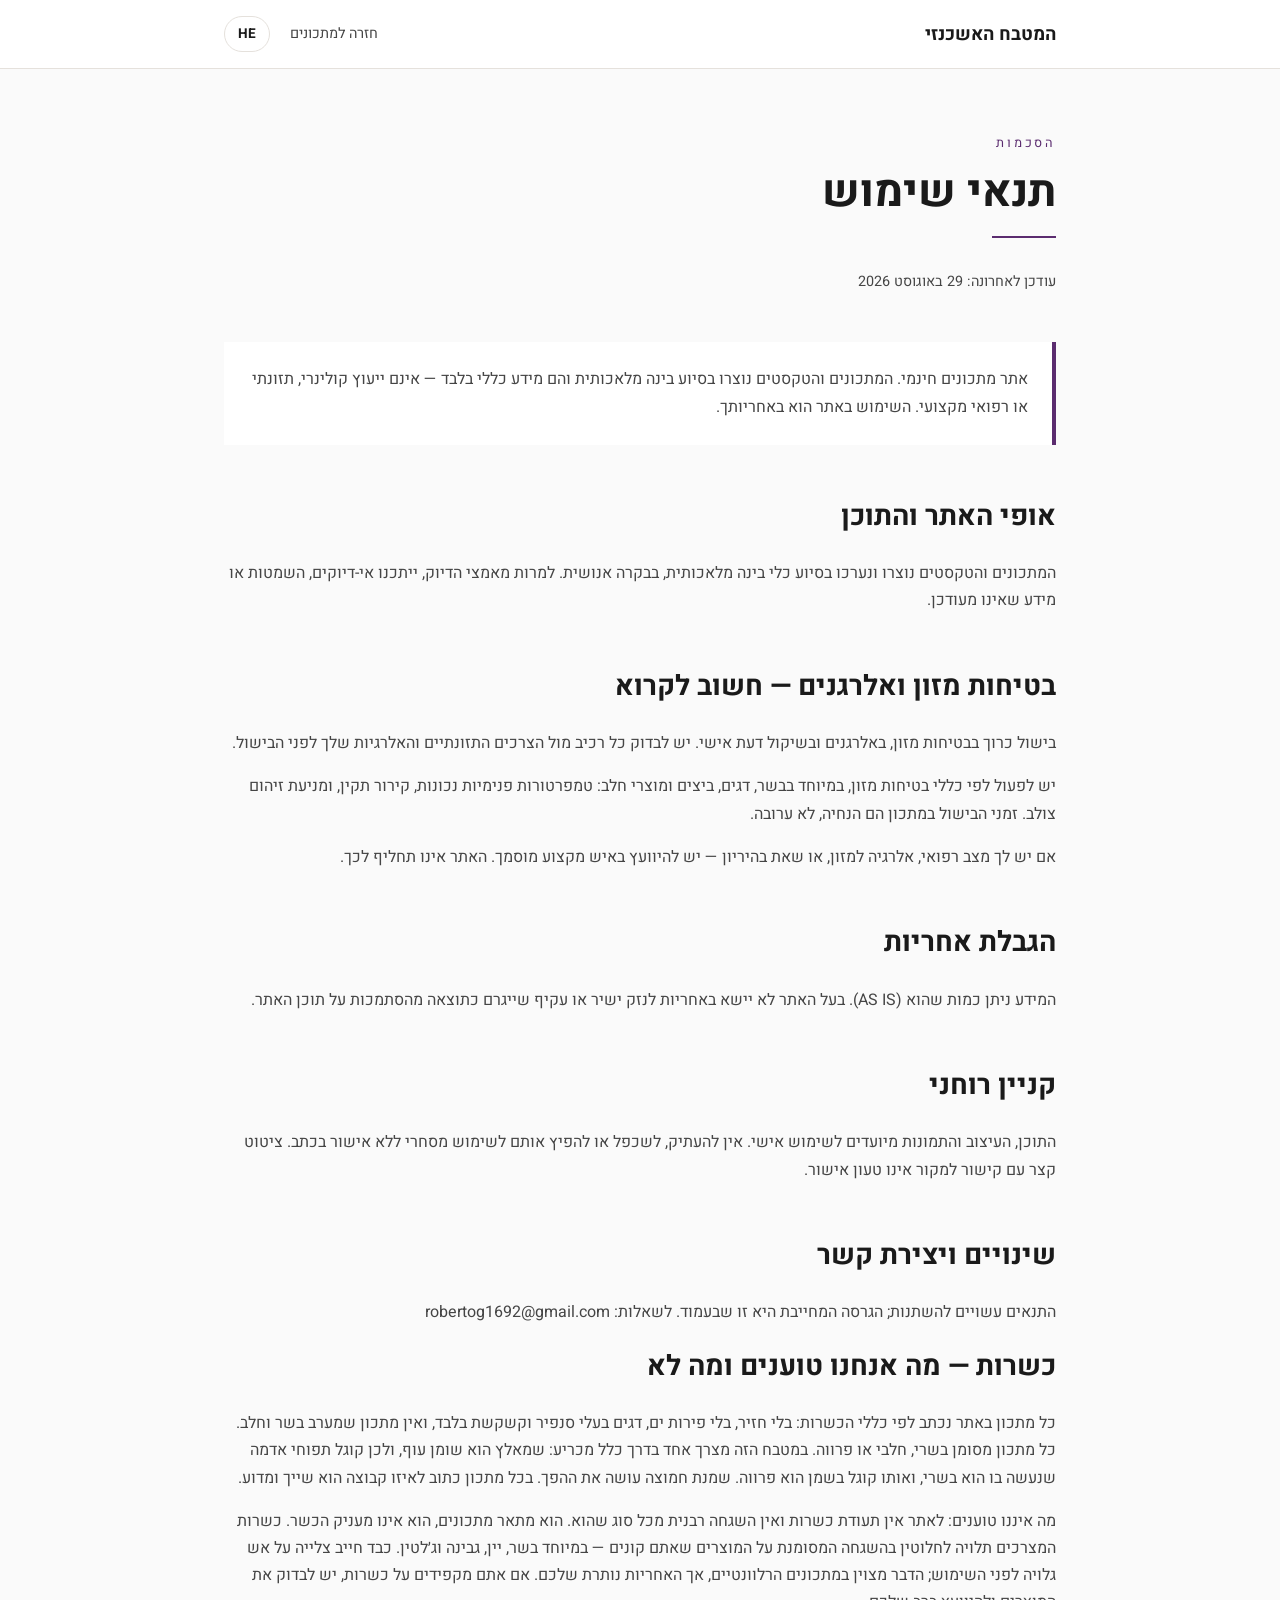
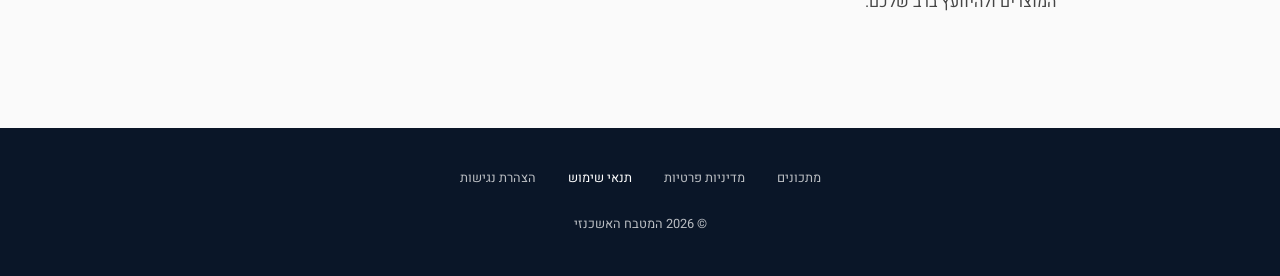
<file: terms.html>
<!DOCTYPE html>
<html lang="he" dir="rtl">
<head>
    <meta charset="UTF-8">
    <meta name="viewport" content="width=device-width, initial-scale=1.0">
    <title data-en="Terms of Use | Ashkenazi Cuisine" data-he="תנאי שימוש | המטבח האשכנזי">תנאי שימוש | המטבח האשכנזי</title>
    <meta name="description" content="תנאי השימוש באתר, בטיחות מזון והגבלת אחריות.">
    <meta http-equiv="Content-Security-Policy" content="default-src 'self'; script-src 'self'; style-src 'self'; img-src 'self' data:; font-src 'self'; connect-src 'self'; base-uri 'self'; form-action 'self'">
    <meta name="referrer" content="strict-origin-when-cross-origin">
    <link rel="stylesheet" href="assets/fonts/fonts.css">
    <link rel="stylesheet" href="assets/css/policy.css">
</head>
<body class="p-body">

    <a href="#main" class="skip-link" data-en="Skip to main content" data-he="דלג לתוכן העיקרי">דלג לתוכן העיקרי</a>

    <nav class="p-nav" aria-label="ניווט">
        <div class="p-wrap p-nav-in">
            <a href="index.html" class="p-logo" data-en="Ashkenazi Cuisine" data-he="המטבח האשכנזי">המטבח האשכנזי</a>
            <div class="p-navlinks">
                <a href="index.html" class="p-back" data-en="Back to recipes" data-he="חזרה למתכונים">חזרה למתכונים</a>
                <button id="langToggle" type="button" class="p-langbtn"><span id="langLabel">HE</span></button>
            </div>
        </div>
    </nav>

    <main id="main">
        <div class="p-wrap">
            <p class="p-eyebrow" data-en="Agreements" data-he="הסכמות">הסכמות</p>
            <h1 data-en="Terms of Use" data-he="תנאי שימוש">תנאי שימוש</h1>
            <div class="p-rule"></div>
            <p class="p-updated" data-en="Last updated: 29 August 2026" data-he="עודכן לאחרונה: 29 באוגוסט 2026">עודכן לאחרונה: 29 באוגוסט 2026</p>

        <div class="p-callout"><p data-en="A free recipe site. The recipes and texts were created with AI assistance and are general guidance only - not professional culinary, nutritional or medical advice. Use of the site is at your own responsibility." data-he="אתר מתכונים חינמי. המתכונים והטקסטים נוצרו בסיוע בינה מלאכותית והם מידע כללי בלבד — אינם ייעוץ קולינרי, תזונתי או רפואי מקצועי. השימוש באתר הוא באחריותך.">A free recipe site. The recipes and texts were created with AI assistance and are general guidance only - not professional culinary, nutritional or medical advice. Use of the site is at your own responsibility.</p></div>
        <section>
            <h2 data-en="The nature of the content" data-he="אופי האתר והתוכן">The nature of the content</h2>
            <p data-en="The recipes and texts were generated and edited with AI tools under human review. Despite efforts at accuracy, there may be errors, omissions or outdated information." data-he="המתכונים והטקסטים נוצרו ונערכו בסיוע כלי בינה מלאכותית, בבקרה אנושית. למרות מאמצי הדיוק, ייתכנו אי-דיוקים, השמטות או מידע שאינו מעודכן.">The recipes and texts were generated and edited with AI tools under human review. Despite efforts at accuracy, there may be errors, omissions or outdated information.</p>
        </section>
        <section>
            <h2 data-en="Food safety and allergens - please read" data-he="בטיחות מזון ואלרגנים — חשוב לקרוא">Food safety and allergens - please read</h2>
            <p data-en="Cooking involves food safety, allergens and personal judgement. Check every ingredient against your own dietary needs and allergies before cooking." data-he="בישול כרוך בבטיחות מזון, באלרגנים ובשיקול דעת אישי. יש לבדוק כל רכיב מול הצרכים התזונתיים והאלרגיות שלך לפני הבישול.">Cooking involves food safety, allergens and personal judgement. Check every ingredient against your own dietary needs and allergies before cooking.</p>
            <p data-en="Follow safe food-handling practice, especially with meat, fish, eggs and dairy: correct internal temperatures, proper refrigeration and no cross-contamination. Cooking times in a recipe are a guide, not a guarantee." data-he="יש לפעול לפי כללי בטיחות מזון, במיוחד בבשר, דגים, ביצים ומוצרי חלב: טמפרטורות פנימיות נכונות, קירור תקין, ומניעת זיהום צולב. זמני הבישול במתכון הם הנחיה, לא ערובה.">Follow safe food-handling practice, especially with meat, fish, eggs and dairy: correct internal temperatures, proper refrigeration and no cross-contamination. Cooking times in a recipe are a guide, not a guarantee.</p>
            <p data-en="If you have a medical condition, a food allergy, or you are pregnant, consult a qualified professional. This site is not a substitute for that." data-he="אם יש לך מצב רפואי, אלרגיה למזון, או שאת בהיריון — יש להיוועץ באיש מקצוע מוסמך. האתר אינו תחליף לכך.">If you have a medical condition, a food allergy, or you are pregnant, consult a qualified professional. This site is not a substitute for that.</p>
        </section>
        <section>
            <h2 data-en="Limitation of liability" data-he="הגבלת אחריות">Limitation of liability</h2>
            <p data-en="The information is provided AS IS. The site owner accepts no liability for direct or indirect damage arising from reliance on the content." data-he="המידע ניתן כמות שהוא (AS IS). בעל האתר לא יישא באחריות לנזק ישיר או עקיף שייגרם כתוצאה מהסתמכות על תוכן האתר.">The information is provided AS IS. The site owner accepts no liability for direct or indirect damage arising from reliance on the content.</p>
        </section>
        <section>
            <h2 data-en="Intellectual property" data-he="קניין רוחני">Intellectual property</h2>
            <p data-en="The content, design and images are intended for personal use. Do not copy, reproduce or distribute them commercially without written permission. A short quotation with a link to the source needs no permission." data-he="התוכן, העיצוב והתמונות מיועדים לשימוש אישי. אין להעתיק, לשכפל או להפיץ אותם לשימוש מסחרי ללא אישור בכתב. ציטוט קצר עם קישור למקור אינו טעון אישור.">The content, design and images are intended for personal use. Do not copy, reproduce or distribute them commercially without written permission. A short quotation with a link to the source needs no permission.</p>
        </section>
        <section>
            <h2 data-en="Changes and contact" data-he="שינויים ויצירת קשר">Changes and contact</h2>
            <p data-en="These terms may change; the binding version is the one on this page. Questions: robertog1692@gmail.com" data-he="התנאים עשויים להשתנות; הגרסה המחייבת היא זו שבעמוד. לשאלות: robertog1692@gmail.com">These terms may change; the binding version is the one on this page. Questions: robertog1692@gmail.com</p>
            <h2 data-en="Kashrut - what we claim and what we do not" data-he="כשרות — מה אנחנו טוענים ומה לא">Kashrut - what we claim and what we do not</h2>
            <p data-en="Every recipe on this site was written to kosher rules: no pork, no shellfish, only fish with fins and scales, and no recipe mixes meat with dairy. Each recipe is marked Meat, Dairy or Parve. In this kitchen one ingredient usually decides: schmaltz is rendered poultry fat, so a potato kugel made with it is meat, while the same kugel made with oil is parve. Sour cream does the reverse. Each recipe states which group it falls in and why." data-he="כל מתכון באתר נכתב לפי כללי הכשרות: בלי חזיר, בלי פירות ים, דגים בעלי סנפיר וקשקשת בלבד, ואין מתכון שמערב בשר וחלב. כל מתכון מסומן בשרי, חלבי או פרווה. במטבח הזה מצרך אחד בדרך כלל מכריע: שמאלץ הוא שומן עוף, ולכן קוגל תפוחי אדמה שנעשה בו הוא בשרי, ואותו קוגל בשמן הוא פרווה. שמנת חמוצה עושה את ההפך. בכל מתכון כתוב לאיזו קבוצה הוא שייך ומדוע.">Every recipe on this site was written to kosher rules: no pork, no shellfish, only fish with fins and scales, and no recipe mixes meat with dairy. Each recipe is marked Meat, Dairy or Parve. In this kitchen one ingredient usually decides: schmaltz is rendered poultry fat, so a potato kugel made with it is meat, while the same kugel made with oil is parve. Sour cream does the reverse. Each recipe states which group it falls in and why.</p>
            <p data-en="What we do not claim: this site carries no rabbinical certification and no kashrut supervision of any kind. It describes recipes; it does not grant a hechsher. The kashrut of the ingredients depends entirely on the supervision marked on the products you buy - meat, wine, cheese and gelatine in particular. Liver must be broiled over open flame before use; that is stated in the recipes that need it, but it remains your responsibility. If you keep kosher strictly, check the products and ask your own rabbinical authority." data-he="מה איננו טוענים: לאתר אין תעודת כשרות ואין השגחה רבנית מכל סוג שהוא. הוא מתאר מתכונים, הוא אינו מעניק הכשר. כשרות המצרכים תלויה לחלוטין בהשגחה המסומנת על המוצרים שאתם קונים — במיוחד בשר, יין, גבינה וג׳לטין. כבד חייב צלייה על אש גלויה לפני השימוש; הדבר מצוין במתכונים הרלוונטיים, אך האחריות נותרת שלכם. אם אתם מקפידים על כשרות, יש לבדוק את המוצרים ולהיוועץ ברב שלכם.">What we do not claim: this site carries no rabbinical certification and no kashrut supervision of any kind. It describes recipes; it does not grant a hechsher. The kashrut of the ingredients depends entirely on the supervision marked on the products you buy - meat, wine, cheese and gelatine in particular. Liver must be broiled over open flame before use; that is stated in the recipes that need it, but it remains your responsibility. If you keep kosher strictly, check the products and ask your own rabbinical authority.</p>

        </section>

        </div>
    </main>

    <footer class="p-footer">
        <div class="p-wrap">
            <div class="p-footer-links">
                <a href="index.html" data-en="Recipes" data-he="מתכונים">מתכונים</a>
                <a href="privacy.html" data-en="Privacy Policy" data-he="מדיניות פרטיות">מדיניות פרטיות</a>
                <a href="terms.html" aria-current="page" data-en="Terms of Use" data-he="תנאי שימוש">תנאי שימוש</a>
                <a href="accessibility.html" data-en="Accessibility" data-he="הצהרת נגישות">הצהרת נגישות</a>
            </div>
            <p class="p-copy">&copy; 2026 המטבח האשכנזי</p>
        </div>
    </footer>

    <script src="assets/js/policy.js"></script>
</body>
</html>
</file>
<file: assets/fonts/fonts.css>
@font-face{font-family:'Heebo';font-style:normal;font-weight:300;font-display:swap;src:url('heebo-300-normal-hebrew.woff2') format('woff2');unicode-range:U+0307-0308, U+0590-05FF, U+200C-2010, U+20AA, U+25CC, U+FB1D-FB4F;}
@font-face{font-family:'Heebo';font-style:normal;font-weight:300;font-display:swap;src:url('heebo-300-normal-latin-ext.woff2') format('woff2');unicode-range:U+0100-02BA, U+02BD-02C5, U+02C7-02CC, U+02CE-02D7, U+02DD-02FF, U+0304, U+0308, U+0329, U+1D00-1DBF, U+1E00-1E9F, U+1EF2-1EFF, U+2020, U+20A0-20AB, U+20AD-20C0, U+2113, U+2C60-2C7F, U+A720-A7FF;}
@font-face{font-family:'Heebo';font-style:normal;font-weight:300;font-display:swap;src:url('heebo-300-normal-latin.woff2') format('woff2');unicode-range:U+0000-00FF, U+0131, U+0152-0153, U+02BB-02BC, U+02C6, U+02DA, U+02DC, U+0304, U+0308, U+0329, U+2000-206F, U+20AC, U+2122, U+2191, U+2193, U+2212, U+2215, U+FEFF, U+FFFD;}
@font-face{font-family:'Heebo';font-style:normal;font-weight:400;font-display:swap;src:url('heebo-400-normal-hebrew.woff2') format('woff2');unicode-range:U+0307-0308, U+0590-05FF, U+200C-2010, U+20AA, U+25CC, U+FB1D-FB4F;}
@font-face{font-family:'Heebo';font-style:normal;font-weight:400;font-display:swap;src:url('heebo-400-normal-latin-ext.woff2') format('woff2');unicode-range:U+0100-02BA, U+02BD-02C5, U+02C7-02CC, U+02CE-02D7, U+02DD-02FF, U+0304, U+0308, U+0329, U+1D00-1DBF, U+1E00-1E9F, U+1EF2-1EFF, U+2020, U+20A0-20AB, U+20AD-20C0, U+2113, U+2C60-2C7F, U+A720-A7FF;}
@font-face{font-family:'Heebo';font-style:normal;font-weight:400;font-display:swap;src:url('heebo-400-normal-latin.woff2') format('woff2');unicode-range:U+0000-00FF, U+0131, U+0152-0153, U+02BB-02BC, U+02C6, U+02DA, U+02DC, U+0304, U+0308, U+0329, U+2000-206F, U+20AC, U+2122, U+2191, U+2193, U+2212, U+2215, U+FEFF, U+FFFD;}
@font-face{font-family:'Heebo';font-style:normal;font-weight:500;font-display:swap;src:url('heebo-500-normal-hebrew.woff2') format('woff2');unicode-range:U+0307-0308, U+0590-05FF, U+200C-2010, U+20AA, U+25CC, U+FB1D-FB4F;}
@font-face{font-family:'Heebo';font-style:normal;font-weight:500;font-display:swap;src:url('heebo-500-normal-latin-ext.woff2') format('woff2');unicode-range:U+0100-02BA, U+02BD-02C5, U+02C7-02CC, U+02CE-02D7, U+02DD-02FF, U+0304, U+0308, U+0329, U+1D00-1DBF, U+1E00-1E9F, U+1EF2-1EFF, U+2020, U+20A0-20AB, U+20AD-20C0, U+2113, U+2C60-2C7F, U+A720-A7FF;}
@font-face{font-family:'Heebo';font-style:normal;font-weight:500;font-display:swap;src:url('heebo-500-normal-latin.woff2') format('woff2');unicode-range:U+0000-00FF, U+0131, U+0152-0153, U+02BB-02BC, U+02C6, U+02DA, U+02DC, U+0304, U+0308, U+0329, U+2000-206F, U+20AC, U+2122, U+2191, U+2193, U+2212, U+2215, U+FEFF, U+FFFD;}
@font-face{font-family:'Heebo';font-style:normal;font-weight:700;font-display:swap;src:url('heebo-700-normal-hebrew.woff2') format('woff2');unicode-range:U+0307-0308, U+0590-05FF, U+200C-2010, U+20AA, U+25CC, U+FB1D-FB4F;}
@font-face{font-family:'Heebo';font-style:normal;font-weight:700;font-display:swap;src:url('heebo-700-normal-latin-ext.woff2') format('woff2');unicode-range:U+0100-02BA, U+02BD-02C5, U+02C7-02CC, U+02CE-02D7, U+02DD-02FF, U+0304, U+0308, U+0329, U+1D00-1DBF, U+1E00-1E9F, U+1EF2-1EFF, U+2020, U+20A0-20AB, U+20AD-20C0, U+2113, U+2C60-2C7F, U+A720-A7FF;}
@font-face{font-family:'Heebo';font-style:normal;font-weight:700;font-display:swap;src:url('heebo-700-normal-latin.woff2') format('woff2');unicode-range:U+0000-00FF, U+0131, U+0152-0153, U+02BB-02BC, U+02C6, U+02DA, U+02DC, U+0304, U+0308, U+0329, U+2000-206F, U+20AC, U+2122, U+2191, U+2193, U+2212, U+2215, U+FEFF, U+FFFD;}
@font-face{font-family:'Inter';font-style:normal;font-weight:300;font-display:swap;src:url('inter-300-normal-latin-ext.woff2') format('woff2');unicode-range:U+0100-02BA, U+02BD-02C5, U+02C7-02CC, U+02CE-02D7, U+02DD-02FF, U+0304, U+0308, U+0329, U+1D00-1DBF, U+1E00-1E9F, U+1EF2-1EFF, U+2020, U+20A0-20AB, U+20AD-20C0, U+2113, U+2C60-2C7F, U+A720-A7FF;}
@font-face{font-family:'Inter';font-style:normal;font-weight:300;font-display:swap;src:url('inter-300-normal-latin.woff2') format('woff2');unicode-range:U+0000-00FF, U+0131, U+0152-0153, U+02BB-02BC, U+02C6, U+02DA, U+02DC, U+0304, U+0308, U+0329, U+2000-206F, U+20AC, U+2122, U+2191, U+2193, U+2212, U+2215, U+FEFF, U+FFFD;}
@font-face{font-family:'Inter';font-style:normal;font-weight:400;font-display:swap;src:url('inter-400-normal-latin-ext.woff2') format('woff2');unicode-range:U+0100-02BA, U+02BD-02C5, U+02C7-02CC, U+02CE-02D7, U+02DD-02FF, U+0304, U+0308, U+0329, U+1D00-1DBF, U+1E00-1E9F, U+1EF2-1EFF, U+2020, U+20A0-20AB, U+20AD-20C0, U+2113, U+2C60-2C7F, U+A720-A7FF;}
@font-face{font-family:'Inter';font-style:normal;font-weight:400;font-display:swap;src:url('inter-400-normal-latin.woff2') format('woff2');unicode-range:U+0000-00FF, U+0131, U+0152-0153, U+02BB-02BC, U+02C6, U+02DA, U+02DC, U+0304, U+0308, U+0329, U+2000-206F, U+20AC, U+2122, U+2191, U+2193, U+2212, U+2215, U+FEFF, U+FFFD;}
@font-face{font-family:'Inter';font-style:normal;font-weight:500;font-display:swap;src:url('inter-500-normal-latin-ext.woff2') format('woff2');unicode-range:U+0100-02BA, U+02BD-02C5, U+02C7-02CC, U+02CE-02D7, U+02DD-02FF, U+0304, U+0308, U+0329, U+1D00-1DBF, U+1E00-1E9F, U+1EF2-1EFF, U+2020, U+20A0-20AB, U+20AD-20C0, U+2113, U+2C60-2C7F, U+A720-A7FF;}
@font-face{font-family:'Inter';font-style:normal;font-weight:500;font-display:swap;src:url('inter-500-normal-latin.woff2') format('woff2');unicode-range:U+0000-00FF, U+0131, U+0152-0153, U+02BB-02BC, U+02C6, U+02DA, U+02DC, U+0304, U+0308, U+0329, U+2000-206F, U+20AC, U+2122, U+2191, U+2193, U+2212, U+2215, U+FEFF, U+FFFD;}
@font-face{font-family:'Inter';font-style:normal;font-weight:700;font-display:swap;src:url('inter-700-normal-latin-ext.woff2') format('woff2');unicode-range:U+0100-02BA, U+02BD-02C5, U+02C7-02CC, U+02CE-02D7, U+02DD-02FF, U+0304, U+0308, U+0329, U+1D00-1DBF, U+1E00-1E9F, U+1EF2-1EFF, U+2020, U+20A0-20AB, U+20AD-20C0, U+2113, U+2C60-2C7F, U+A720-A7FF;}
@font-face{font-family:'Inter';font-style:normal;font-weight:700;font-display:swap;src:url('inter-700-normal-latin.woff2') format('woff2');unicode-range:U+0000-00FF, U+0131, U+0152-0153, U+02BB-02BC, U+02C6, U+02DA, U+02DC, U+0304, U+0308, U+0329, U+2000-206F, U+20AC, U+2122, U+2191, U+2193, U+2212, U+2215, U+FEFF, U+FFFD;}
@font-face{font-family:'Playfair Display';font-style:normal;font-weight:600;font-display:swap;src:url('playfair-display-600-normal-latin-ext.woff2') format('woff2');unicode-range:U+0100-02BA, U+02BD-02C5, U+02C7-02CC, U+02CE-02D7, U+02DD-02FF, U+0304, U+0308, U+0329, U+1D00-1DBF, U+1E00-1E9F, U+1EF2-1EFF, U+2020, U+20A0-20AB, U+20AD-20C0, U+2113, U+2C60-2C7F, U+A720-A7FF;}
@font-face{font-family:'Playfair Display';font-style:normal;font-weight:600;font-display:swap;src:url('playfair-display-600-normal-latin.woff2') format('woff2');unicode-range:U+0000-00FF, U+0131, U+0152-0153, U+02BB-02BC, U+02C6, U+02DA, U+02DC, U+0304, U+0308, U+0329, U+2000-206F, U+20AC, U+2122, U+2191, U+2193, U+2212, U+2215, U+FEFF, U+FFFD;}
@font-face{font-family:'Playfair Display';font-style:normal;font-weight:700;font-display:swap;src:url('playfair-display-700-normal-latin-ext.woff2') format('woff2');unicode-range:U+0100-02BA, U+02BD-02C5, U+02C7-02CC, U+02CE-02D7, U+02DD-02FF, U+0304, U+0308, U+0329, U+1D00-1DBF, U+1E00-1E9F, U+1EF2-1EFF, U+2020, U+20A0-20AB, U+20AD-20C0, U+2113, U+2C60-2C7F, U+A720-A7FF;}
@font-face{font-family:'Playfair Display';font-style:normal;font-weight:700;font-display:swap;src:url('playfair-display-700-normal-latin.woff2') format('woff2');unicode-range:U+0000-00FF, U+0131, U+0152-0153, U+02BB-02BC, U+02C6, U+02DA, U+02DC, U+0304, U+0308, U+0329, U+2000-206F, U+20AC, U+2122, U+2191, U+2193, U+2212, U+2215, U+FEFF, U+FFFD;}
</file>
<file: css/style.css>
/* ======================================
   המטבח האשכנזי — Custom Styles
   ====================================== */

/* --- CSS Custom Properties --- */
:root {
    --as-primary: #5B2C6F;
    --as-primary-light: #D9A7E8;
    --as-primary-dark: #3A1A47;
    --as-cream: #FAFAFA;
    --as-charcoal: #1A1A1A;
    --as-navy: #0A1628;
    --as-warm-gray: #F5F0EB;
    --as-text-secondary: #6B7280;
    --as-border: #E5E1DC;
}

/* --- Base --- */
body {
    -webkit-font-smoothing: antialiased;
    -moz-osx-font-smoothing: grayscale;
}

/* --- Glassmorphism --- */
.glass {
    background: rgba(255, 255, 255, 0.85);
    backdrop-filter: blur(16px);
    -webkit-backdrop-filter: blur(16px);
    border: 1px solid rgba(255, 255, 255, 0.2);
}

.glass-search {
    background: rgba(255, 255, 255, 0.1);
    backdrop-filter: blur(12px);
    -webkit-backdrop-filter: blur(12px);
    border: 1px solid rgba(255, 255, 255, 0.15);
}

.glass-search:focus-within {
    border-color: var(--as-primary);
    box-shadow: 0 0 0 2px rgba(0, 0, 0, 0.1);
}

/* --- Header --- */
.header-glass {
    background: rgba(250, 250, 250, 0.9);
    backdrop-filter: blur(12px);
    -webkit-backdrop-filter: blur(12px);
    border-bottom: 1px solid var(--as-border);
    box-shadow: 0 1px 3px rgba(0, 0, 0, 0.05);
}

/* The header is transparent over the hero photo until 50px of scroll, so the
   charcoal wordmark sat on whatever the photo happened to put behind it --
   measured 1.0-1.7:1 across the sites, against a 4.5:1 bar. White while the
   header is transparent; the .header-glass panel restores the charcoal. */
#app-header:not(.header-glass) #header-logo > span:last-child {
    color: #FFFFFF;
    text-shadow: 0 1px 3px rgba(0, 0, 0, 0.45);
}

/* --- Home Hero --- */
.home-hero {
    min-height: 50vh;
    background: url('../images/Ashkenazi_Cuisine_Hero_Background.jpg') center / cover no-repeat;
}

.home-hero::after {
    content: '';
    position: absolute;
    inset: 0;
    background: linear-gradient(to bottom, rgba(10, 22, 40, 0.85) 0%, rgba(10, 22, 40, 0.85) 62%, rgba(10, 22, 40, 0.62) 100%);
}

/* NOTE: Once you add a hero image, update .home-hero to:
   background: url('../images/Ashkenazi_Cuisine_Hero_Background.jpg') center / cover no-repeat;
*/

/* --- Card Lift Effect --- */
.card-lift {
    transition: transform 0.4s cubic-bezier(0.22, 1, 0.36, 1),
                box-shadow 0.4s cubic-bezier(0.22, 1, 0.36, 1);
}

.card-lift:hover {
    transform: translateY(-6px);
    box-shadow: 0 20px 40px rgba(0, 0, 0, 0.08),
                0 8px 16px rgba(0, 0, 0, 0.04);
}

/* --- Recipe Card --- */
.recipe-card {
    border: 1px solid var(--as-border);
    border-radius: 12px;
    overflow: hidden;
    background: white;
    cursor: pointer;
}

.recipe-card-image-wrapper {
    aspect-ratio: 16 / 9;
    background: linear-gradient(135deg, var(--as-warm-gray) 0%, #e8e4df 100%);
    position: relative;
    overflow: hidden;
}

.recipe-card-image {
    aspect-ratio: 16 / 9;
    object-fit: cover;
    width: 100%;
    transition: transform 0.6s ease-out, opacity 0.4s ease;
    opacity: 0;
}

.recipe-card-image.loaded { opacity: 1; }

.img-placeholder {
    position: absolute;
    inset: 0;
    display: flex;
    align-items: center;
    justify-content: center;
    color: var(--as-primary);
    opacity: 0.3;
    font-size: 2.5rem;
}

.recipe-card:hover .recipe-card-image { transform: scale(1.05); }

/* --- Difficulty Badges --- */
.badge-easy { background-color: #dcfce7; color: #0F7D38; }
.badge-medium { background-color: #fef3c7; color: #9C5501; }
.badge-hard { background-color: #fee2e2; color: #C12020; }

/* --- Category Pills --- */
.category-pill {
    white-space: nowrap;
    padding: 0.5rem 1rem;
    border-radius: 9999px;
    font-size: 0.875rem;
    font-weight: 500;
    border: 1px solid var(--as-border);
    background: white;
    color: var(--as-charcoal);
    cursor: pointer;
    transition: all 0.2s ease;
    display: flex;
    align-items: center;
    gap: 0.375rem;
}

.category-pill:hover {
    border-color: var(--as-primary);
    color: var(--as-primary);
}

.category-pill.active {
    background: var(--as-primary);
    color: white;
    border-color: var(--as-primary);
}

/* --- Recipe Detail Hero --- */
.recipe-hero {
    position: relative;
    min-height: 50vh;
    background-size: cover;
    background-position: center;
    display: flex;
    align-items: flex-end;
}

.recipe-hero::after {
    content: '';
    position: absolute;
    inset: 0;
    background: linear-gradient(to top, rgba(10, 22, 40, 0.85) 0%, rgba(10, 22, 40, 0.3) 50%, transparent 100%);
}

@media (min-width: 1024px) {
    .recipe-hero { min-height: 40vh; }
}

/* --- Step Number Circle --- */
.step-number {
    width: 32px;
    height: 32px;
    min-width: 32px;
    border-radius: 50%;
    background: var(--as-primary);
    color: white;
    display: flex;
    align-items: center;
    justify-content: center;
    font-weight: 700;
    font-size: 0.875rem;
}

/* --- Meta Item --- */
.meta-item {
    display: flex;
    flex-direction: column;
    align-items: center;
    gap: 0.25rem;
    padding: 0 1rem;
}

.meta-item:not(:last-child) {
    border-left: 1px solid var(--as-border);
}

/* --- Ingredient Row --- */
.ingredient-row {
    display: flex;
    align-items: center;
    gap: 0.75rem;
    padding: 0.5rem 0;
    border-bottom: 1px solid rgba(229, 225, 220, 0.5);
    line-height: 1.75;
}

.ingredient-row:last-child { border-bottom: none; }

/* --- Loading Spinner --- */
.spinner {
    width: 40px;
    height: 40px;
    border: 3px solid var(--as-border);
    border-top-color: var(--as-primary);
    border-radius: 50%;
    animation: spin 0.8s linear infinite;
    margin: 0 auto;
}

@keyframes spin { to { transform: rotate(360deg); } }

/* --- View Transition --- */
.view-fade-in { animation: fadeIn 0.3s ease forwards; }

@keyframes fadeIn {
    from { opacity: 0; transform: translateY(8px); }
    to { opacity: 1; transform: translateY(0); }
}

/* --- Scrollbar Hide --- */
.scrollbar-hide { -ms-overflow-style: none; scrollbar-width: none; }
.scrollbar-hide::-webkit-scrollbar { display: none; }

/* --- Tag Pill --- */
.tag-pill {
    display: inline-flex;
    align-items: center;
    gap: 0.25rem;
    padding: 0.25rem 0.75rem;
    border-radius: 9999px;
    background: var(--as-warm-gray);
    color: var(--as-text-secondary);
    font-size: 0.8125rem;
}

/* --- Text Clamp --- */
.line-clamp-2 {
    display: -webkit-box;
    -webkit-line-clamp: 2;
    -webkit-box-orient: vertical;
    overflow: hidden;
}

/* --- WhatsApp Share Button --- */
.whatsapp-share-btn {
    display: flex;
    align-items: center;
    justify-content: center;
    gap: 0.5rem;
    width: 100%;
    padding: 0.875rem 1.5rem;
    margin-bottom: 2rem;
    border-radius: 12px;
    background: #25D366;
    color: white;
    font-weight: 600;
    font-size: 0.9375rem;
    text-decoration: none;
    transition: background-color 0.2s ease;
}

.whatsapp-share-btn:hover { background: #1DA851; }
.whatsapp-share-btn i { font-size: 1.25rem; }

/* --- Language-Specific Fonts --- */
html[lang="he"] body {
    font-family: 'Heebo', sans-serif;
}

html[lang="en"] body {
    font-family: 'Inter', sans-serif;
}

html[lang="en"] .font-playfair {
    font-family: 'Playfair Display', serif;
}

/* --- Language Switcher --- */
.language-switcher {
    display: flex;
    gap: 0;
    border: 2px solid var(--as-primary);
    border-radius: 8px;
    overflow: hidden;
    background: white;
}

.lang-btn {
    padding: 6px 14px;
    font-size: 0.8125rem;
    font-weight: 700;
    color: var(--as-primary);
    background: transparent;
    border: none;
    cursor: pointer;
    transition: all 0.2s ease;
    letter-spacing: 0.5px;
}

.lang-btn:hover {
    background: rgba(196, 30, 58, 0.1);
}

.lang-btn.active {
    background: var(--as-primary);
    color: white;
}

.lang-btn:not(:last-child) {
    border-right: 1px solid rgba(196, 30, 58, 0.3);
}

/* --- RTL/LTR Gold Border --- */
html[dir="rtl"] .gold-border-right {
    border-right: 3px solid var(--as-primary);
    border-left: none;
}

html[dir="ltr"] .gold-border-right {
    border-left: 3px solid var(--as-primary);
    border-right: none;
}

/* For backward compatibility */
.primary-border-right {
    border-right: 3px solid var(--as-primary);
}

html[dir="ltr"] .primary-border-right {
    border-left: 3px solid var(--as-primary);
    border-right: none;
}

/* --- RTL/LTR Meta Item Borders --- */
html[dir="rtl"] .meta-item:not(:last-child) {
    border-left: 1px solid var(--as-border);
    border-right: none;
}

html[dir="ltr"] .meta-item:not(:last-child) {
    border-right: 1px solid var(--as-border);
    border-left: none;
}

/* --- Responsive adjustments for language switcher --- */
@media (max-width: 640px) {
    .lang-btn {
        padding: 5px 10px;
        font-size: 0.75rem;
    }
}


/* ============================================================
   Accessibility additions (29.08.2026) - compliance package
   ============================================================ */

/* Skip to main content: off-screen until it receives keyboard focus.
   inset-inline-start keeps it correct in both RTL (Hebrew) and LTR. */
.skip-link {
    position: absolute;
    top: -100px;
    inset-inline-start: 1rem;
    z-index: 200;
    background: #5B2C6F;
    color: #fff;
    padding: 0.75rem 1.5rem;
    font-weight: 600;
    border-radius: 0.25rem;
    text-decoration: none;
    transition: top 0.2s ease-in-out;
}
.skip-link:focus { top: 1rem; }

a:focus-visible, button:focus-visible, [tabindex]:focus-visible {
    outline: 3px solid #5B2C6F;
    outline-offset: 3px;
    border-radius: 2px;
}
@supports not selector(:focus-visible) {
    a:focus, button:focus { outline: 3px solid #5B2C6F; outline-offset: 3px; }
}

@media (prefers-reduced-motion: reduce) {
    *, *::before, *::after {
        animation-duration: 0.01ms !important;
        animation-iteration-count: 1 !important;
        transition-duration: 0.01ms !important;
        scroll-behavior: auto !important;
    }
}

/* Visually hidden but announced by screen readers - keeps the heading
   hierarchy valid without changing the visual design. */
.sr-only-heading {
    position: absolute; width: 1px; height: 1px;
    padding: 0; margin: -1px; overflow: hidden;
    clip: rect(0,0,0,0); white-space: nowrap; border: 0;
}

/* --- Kashrut badges --- */
.kosher-badge {
    display: inline-flex;
    align-items: center;
    gap: 0.3rem;
    padding: 0.125rem 0.5rem;
    border-radius: 9999px;
    font-size: 0.75rem;
    font-weight: 500;
    white-space: nowrap;
}

.badge-meat { background-color: #FBEAE7; color: #9A3412; }   /* 6.27:1 */
.badge-dairy { background-color: #E6F1FB; color: #1E5A96; }  /* 6.20:1 */
.badge-parve { background-color: #EDF5EE; color: #2F6B3F; }
</file>
<file: assets/css/policy.css>
:root {
    --accent: #5B2C6F;
    --accent-text: #5B2C6F;
    --ink: #1A1A1A;
    --ink-soft: #454545;
    --paper: #FAFAFA;
    --card: #FFFFFF;
    --rule: #E5E1DC;
    --footer: #0A1628;
}

.p-wrap { max-width: 52rem; margin: 0 auto; padding: 0 1.5rem; }
.p-body { background: var(--paper); color: var(--ink); margin: 0;
          font-family: 'Heebo', system-ui, -apple-system, sans-serif; line-height: 1.7; }

.p-nav { background: var(--card); border-bottom: 1px solid var(--rule); }
.p-nav-in { display: flex; align-items: center; justify-content: space-between;
            padding-top: 1rem; padding-bottom: 1rem; }
.p-logo { font-weight: 700; font-size: 1.15rem; color: var(--ink); text-decoration: none; }
.p-navlinks { display: flex; align-items: center; gap: 1.25rem; }
.p-back { color: var(--ink-soft); text-decoration: none; font-size: .9rem; }
.p-back:hover { color: var(--accent-text); }

.p-langbtn { display: inline-flex; align-items: center; gap: .4rem;
             padding: .35rem .8rem; border: 1px solid var(--rule); border-radius: 999px;
             background: var(--card); color: var(--ink); font: inherit; font-size: .85rem;
             font-weight: 600; cursor: pointer; }
.p-langbtn:hover { border-color: var(--accent); }

main { display: block; padding: 4rem 0; }
.p-eyebrow { color: var(--accent-text); font-size: .8rem; letter-spacing: .22em;
             text-transform: uppercase; margin: 0 0 .75rem; }
h1 { font-size: clamp(2rem, 5vw, 2.75rem); margin: 0 0 1rem; line-height: 1.2; }
.p-rule { width: 4rem; height: 2px; background: var(--accent); margin-bottom: 2rem; }
.p-updated { color: var(--ink-soft); font-size: .9rem; margin-bottom: 3rem; }

.p-callout { background: var(--card); border-inline-start: 4px solid var(--accent);
             padding: 1.5rem; margin-bottom: 3rem; }
.p-callout p { margin: 0; }

section { margin-bottom: 3rem; }
h2 { font-size: clamp(1.35rem, 3.2vw, 1.75rem); margin: 0 0 1.25rem; }
h3 { font-size: 1.1rem; margin: 2rem 0 .75rem; }
p { color: var(--ink-soft); margin: 0 0 1rem; }

ul.p-list { list-style: none; padding: 0; margin: 0 0 3rem; }
ul.p-list li { display: flex; gap: .75rem; color: var(--ink-soft); margin-bottom: .75rem; }
ul.p-list li::before { content: "\2022"; color: var(--accent-text); font-weight: 700; }

a { color: var(--accent-text); }
.p-note { border-top: 1px solid var(--rule); padding-top: 2rem;
          color: var(--ink-soft); font-size: .8rem; }

.p-footer { background: var(--footer); color: #fff; padding: 2.5rem 0; text-align: center; }
.p-footer-links { display: flex; flex-wrap: wrap; justify-content: center;
                  gap: .5rem 2rem; margin-bottom: 1.5rem; }
.p-footer a { color: rgba(255,255,255,.72); text-decoration: none; font-size: .8rem; }
.p-footer a:hover, .p-footer a[aria-current] { color: #fff; }
.p-copy { color: rgba(255,255,255,.72); font-size: .8rem; margin: 0; }

/* Keyboard access */
.skip-link { position: absolute; top: -100px; inset-inline-start: 1rem; z-index: 100;
             background: var(--accent); color: #fff; padding: .75rem 1.5rem;
             font-weight: 600; border-radius: .25rem; text-decoration: none;
             transition: top .2s ease-in-out; }
.skip-link:focus { top: 1rem; }
a:focus-visible, button:focus-visible { outline: 3px solid var(--accent);
                                        outline-offset: 3px; border-radius: 2px; }

@media (prefers-reduced-motion: reduce) {
    *, *::before, *::after { animation-duration: .01ms !important;
        transition-duration: .01ms !important; scroll-behavior: auto !important; }
}
</file>
